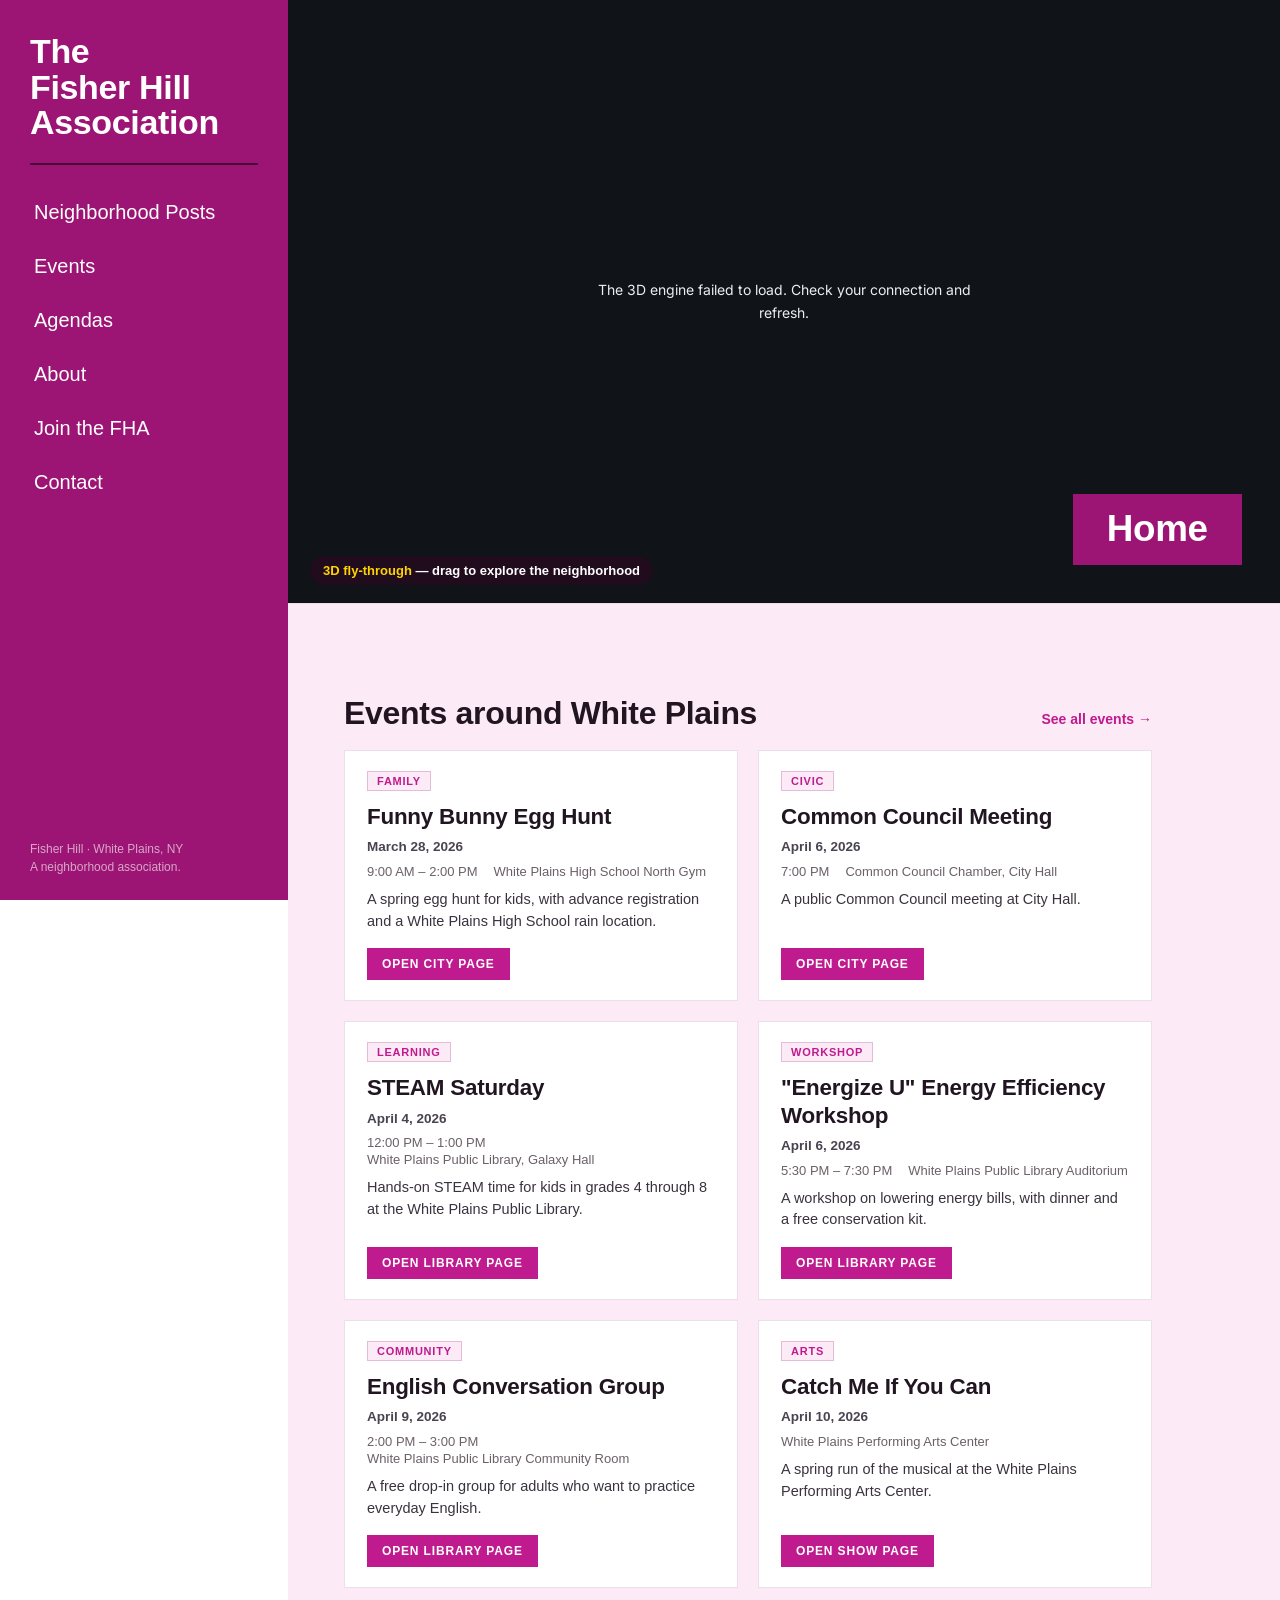
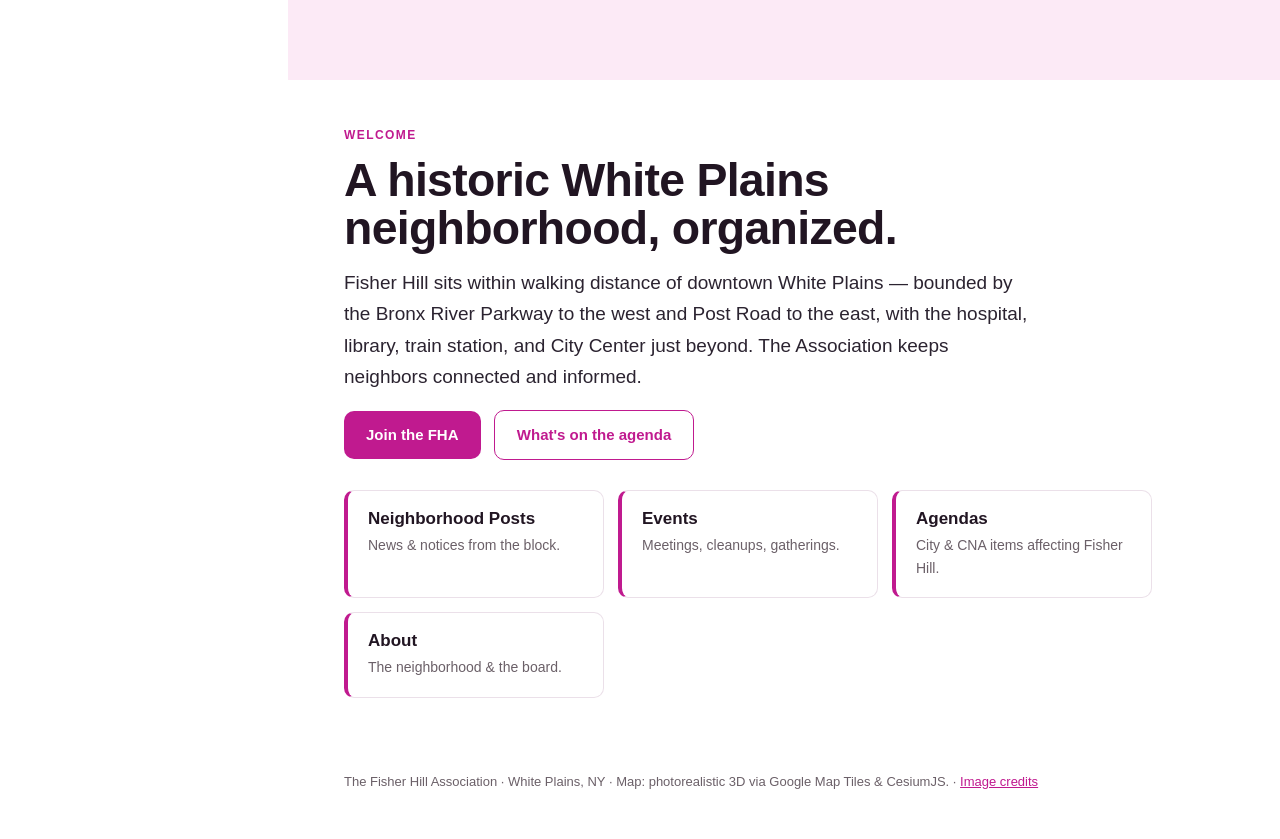
<file: index.html>
<!DOCTYPE html>
<html lang="en">
<head>
<meta charset="utf-8">
<meta name="viewport" content="width=device-width, initial-scale=1">
<title>The Fisher Hill Association — White Plains, NY</title>
<meta name="description" content="The Fisher Hill Association — neighborhood posts, events, agendas, and an interactive 3D map of Fisher Hill in White Plains, New York.">
<link rel="preconnect" href="https://fonts.googleapis.com">
<link rel="preconnect" href="https://fonts.gstatic.com" crossorigin>
<link href="https://fonts.googleapis.com/css2?family=Inter:wght@400;500;600;700&family=Inter+Tight:wght@600;700;800&display=swap" rel="stylesheet">
<link rel="stylesheet" href="styles.css">
</head>
<body>

<aside class="side">
  <a class="side-brand" href="index.html">The<br>Fisher&nbsp;Hill<br>Association</a>
  <div class="side-rule"></div>
  <nav class="side-nav" aria-label="Main">
    <a href="posts.html">Neighborhood Posts</a>
    <a href="events.html">Events</a>
    <a href="agendas.html">Agendas</a>
    <a href="about.html">About</a>
    <a href="join.html">Join the FHA</a>
    <a href="contact.html">Contact</a>
  </nav>
  <div class="side-foot">Fisher Hill · White Plains, NY<br>A neighborhood association.</div>
</aside>

<main class="main">

  <div class="hero">
    <iframe src="map.html" title="Interactive 3D map of Fisher Hill" loading="lazy" scrolling="no"></iframe>
    <span class="hero-chip"><b>3D fly-through</b> — drag to explore the neighborhood</span>
    <div class="page-hero-label">Home</div>
  </div>

  <section class="home-feed">
    <div class="wrap">
      <div class="feed-head">
        <h2>Events around White Plains</h2>
        <a class="feed-seeall" href="events.html">See all events →</a>
      </div>
      <div id="events-feed" data-limit="6"></div>
    </div>
  </section>

  <div class="wrap">
    <section>
      <p class="kicker">Welcome</p>
      <h1 class="title">A historic White Plains neighborhood, organized.</h1>
      <p class="lede">Fisher Hill sits within walking distance of downtown White Plains — bounded by the Bronx River Parkway to the west and Post Road to the east, with the hospital, library, train station, and City Center just beyond. The Association keeps neighbors connected and informed.</p>
      <p style="margin-top:18px"><a class="btn" href="join.html">Join the FHA</a> &nbsp; <a class="btn ghost" href="agendas.html">What's on the agenda</a></p>

      <div class="cards" style="margin-top:30px">
        <a class="card" href="posts.html"><h3>Neighborhood Posts</h3><p>News &amp; notices from the block.</p></a>
        <a class="card" href="events.html"><h3>Events</h3><p>Meetings, cleanups, gatherings.</p></a>
        <a class="card" href="agendas.html"><h3>Agendas</h3><p>City &amp; CNA items affecting Fisher Hill.</p></a>
        <a class="card" href="about.html"><h3>About</h3><p>The neighborhood &amp; the board.</p></a>
      </div>
    </section>

    <div class="foot">The Fisher Hill Association · White Plains, NY · Map: photorealistic 3D via Google Map Tiles &amp; CesiumJS. · <a href="credits.html">Image credits</a></div>
  </div>
</main>

<script src="feeds.js"></script>
</body>
</html>
</file>
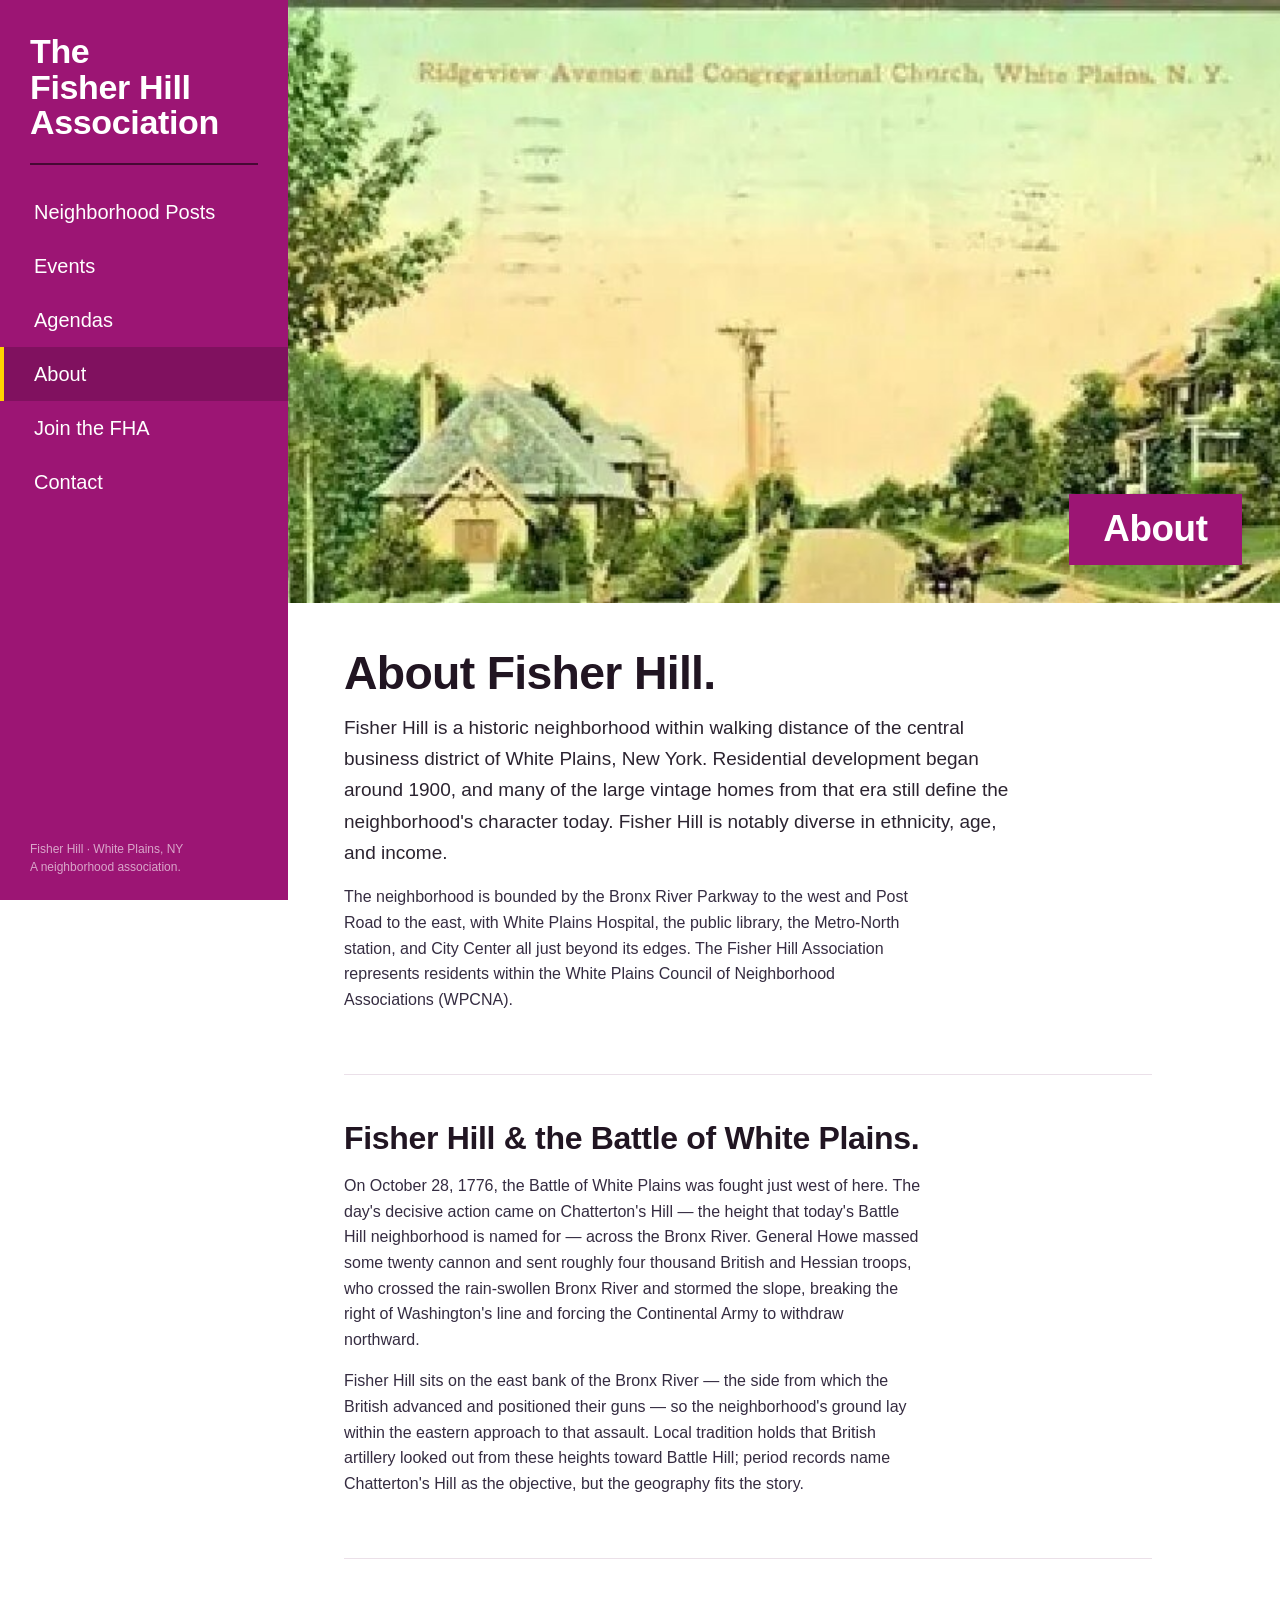
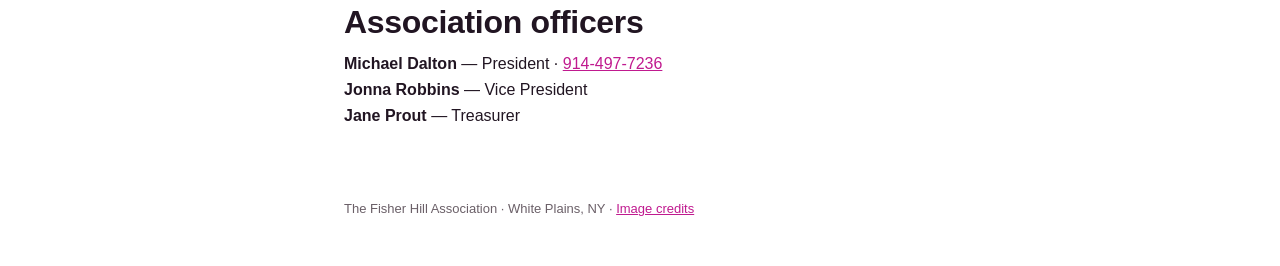
<file: about.html>
<!DOCTYPE html>
<html lang="en">
<head>
<meta charset="utf-8">
<meta name="viewport" content="width=device-width, initial-scale=1">
<title>About — The Fisher Hill Association</title>
<link rel="preconnect" href="https://fonts.googleapis.com">
<link rel="preconnect" href="https://fonts.gstatic.com" crossorigin>
<link href="https://fonts.googleapis.com/css2?family=Inter:wght@400;500;600;700&family=Inter+Tight:wght@600;700;800&display=swap" rel="stylesheet">
<link rel="stylesheet" href="styles.css">
</head>
<body>

<aside class="side">
  <a class="side-brand" href="index.html">The<br>Fisher&nbsp;Hill<br>Association</a>
  <div class="side-rule"></div>
  <nav class="side-nav" aria-label="Main">
    <a href="posts.html">Neighborhood Posts</a>
    <a href="events.html">Events</a>
    <a href="agendas.html">Agendas</a>
    <a href="about.html" class="active" aria-current="page">About</a>
    <a href="join.html">Join the FHA</a>
    <a href="contact.html">Contact</a>
  </nav>
  <div class="side-foot">Fisher Hill · White Plains, NY<br>A neighborhood association.</div>
</aside>

<main class="main">
  <div class="page-hero" style="background-image:url('assets/heroes/about.jpg?v=4')">
    <div class="page-hero-label">About</div>
  </div>
  <div class="wrap">
    <section>
      <h1 class="title">About Fisher Hill.</h1>
      <p class="lede">Fisher Hill is a historic neighborhood within walking distance of the central business district of White Plains, New York. Residential development began around 1900, and many of the large vintage homes from that era still define the neighborhood's character today. Fisher Hill is notably diverse in ethnicity, age, and income.</p>
      <p>The neighborhood is bounded by the Bronx River Parkway to the west and Post Road to the east, with White Plains Hospital, the public library, the Metro-North station, and City Center all just beyond its edges. The Fisher Hill Association represents residents within the White Plains Council of Neighborhood Associations (WPCNA).</p>
    </section>
    <section>
      <h2>Fisher Hill &amp; the Battle of White Plains.</h2>
      <p>On October 28, 1776, the Battle of White Plains was fought just west of here. The day's decisive action came on Chatterton's Hill — the height that today's Battle Hill neighborhood is named for — across the Bronx River. General Howe massed some twenty cannon and sent roughly four thousand British and Hessian troops, who crossed the rain-swollen Bronx River and stormed the slope, breaking the right of Washington's line and forcing the Continental Army to withdraw northward.</p>
      <p>Fisher Hill sits on the east bank of the Bronx River — the side from which the British advanced and positioned their guns — so the neighborhood's ground lay within the eastern approach to that assault. Local tradition holds that British artillery looked out from these heights toward Battle Hill; period records name Chatterton's Hill as the objective, but the geography fits the story.</p>
    </section>
    <section>
      <h2>Association officers</h2>
      <ul class="officers">
        <li><strong>Michael Dalton</strong> — President · <a href="tel:9144977236">914-497-7236</a></li>
        <li><strong>Jonna Robbins</strong> — Vice President</li>
        <li><strong>Jane Prout</strong> — Treasurer</li>
      </ul>
    </section>
    <div class="foot">The Fisher Hill Association · White Plains, NY · <a href="credits.html">Image credits</a></div>
  </div>
</main>

</body>
</html>
</file>
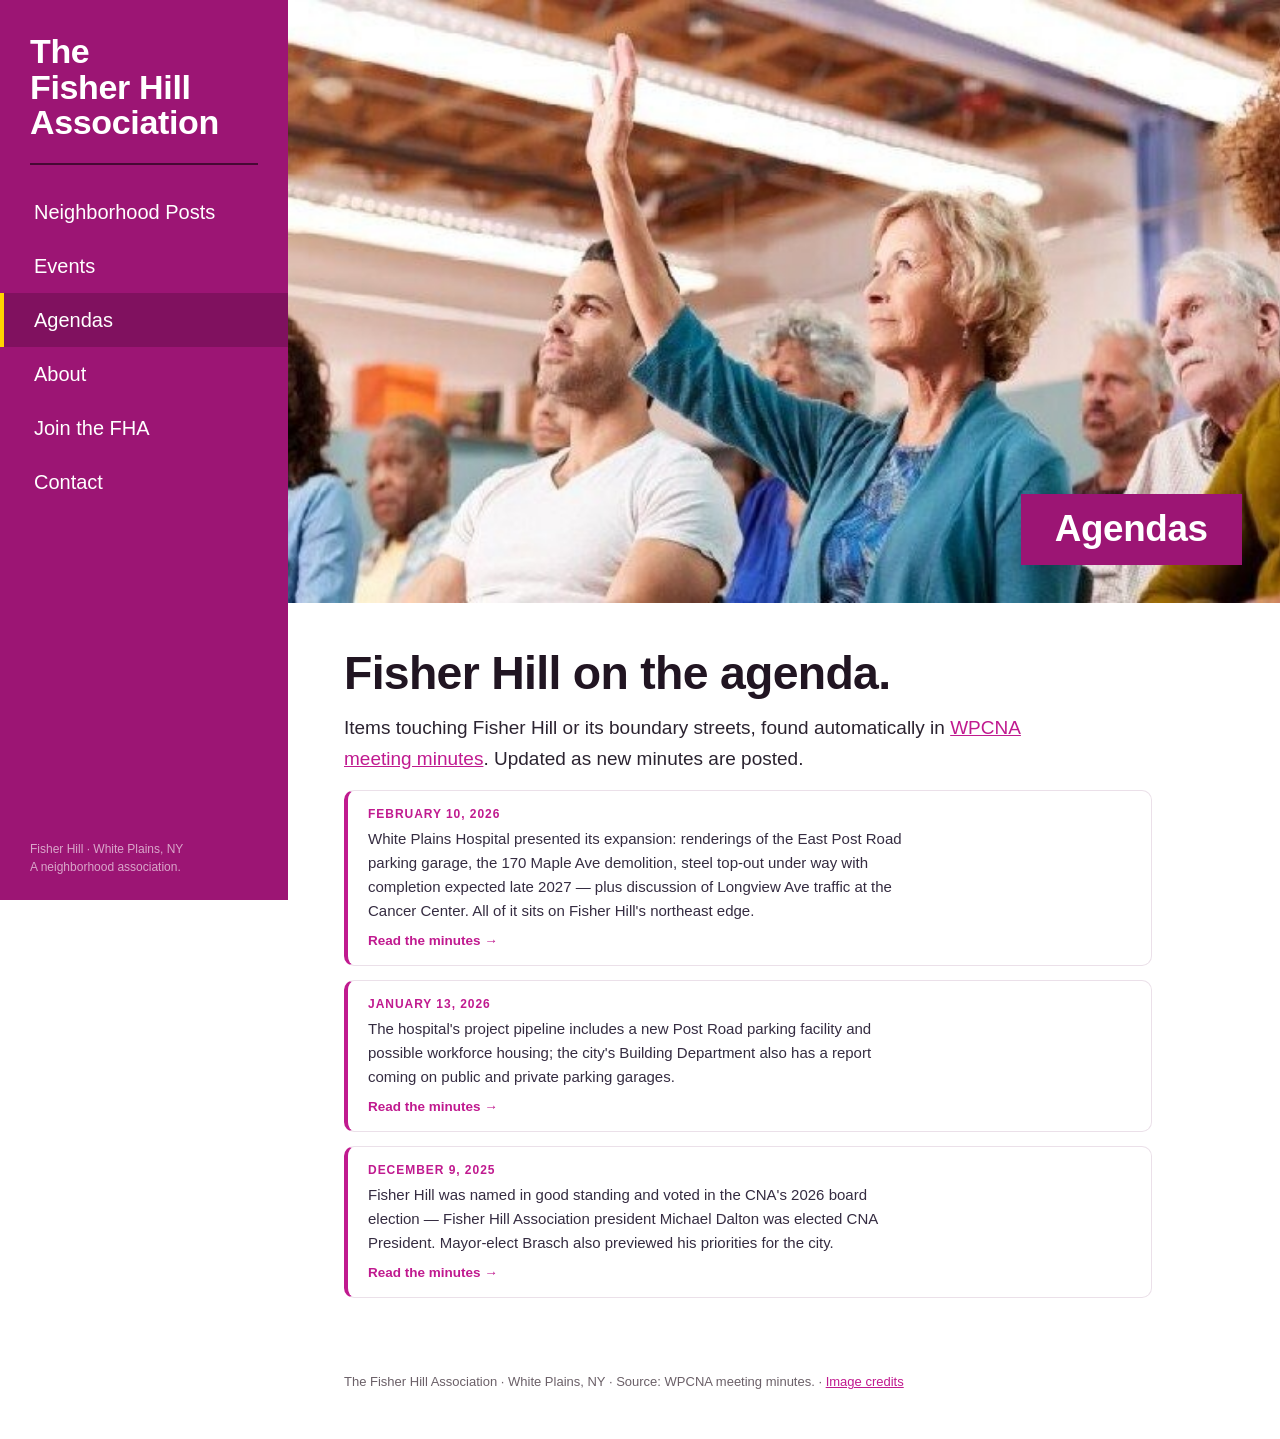
<file: agendas.html>
<!DOCTYPE html>
<html lang="en">
<head>
<meta charset="utf-8">
<meta name="viewport" content="width=device-width, initial-scale=1">
<title>Agendas — The Fisher Hill Association</title>
<link rel="preconnect" href="https://fonts.googleapis.com">
<link rel="preconnect" href="https://fonts.gstatic.com" crossorigin>
<link href="https://fonts.googleapis.com/css2?family=Inter:wght@400;500;600;700&family=Inter+Tight:wght@600;700;800&display=swap" rel="stylesheet">
<link rel="stylesheet" href="styles.css">
</head>
<body>

<aside class="side">
  <a class="side-brand" href="index.html">The<br>Fisher&nbsp;Hill<br>Association</a>
  <div class="side-rule"></div>
  <nav class="side-nav" aria-label="Main">
    <a href="posts.html">Neighborhood Posts</a>
    <a href="events.html">Events</a>
    <a href="agendas.html" class="active" aria-current="page">Agendas</a>
    <a href="about.html">About</a>
    <a href="join.html">Join the FHA</a>
    <a href="contact.html">Contact</a>
  </nav>
  <div class="side-foot">Fisher Hill · White Plains, NY<br>A neighborhood association.</div>
</aside>

<main class="main">
  <div class="page-hero" style="background-image:url('assets/heroes/agendas.jpg?v=4')">
    <div class="page-hero-label">Agendas</div>
  </div>
  <div class="wrap">
    <section>
      <h1 class="title">Fisher Hill on the agenda.</h1>
      <p class="lede">Items touching Fisher Hill or its boundary streets, found automatically in <a href="https://wp-cna.org/agendas" rel="external noopener">WPCNA meeting minutes</a>. Updated as new minutes are posted.</p>
      <ol class="mins" id="fha-mins"><li class="placeholder" id="fha-mins-empty">Loading recent mentions…</li></ol>
    </section>
    <div class="foot">The Fisher Hill Association · White Plains, NY · Source: WPCNA meeting minutes. · <a href="credits.html">Image credits</a></div>
  </div>
</main>

<script>
(function(){
  fetch("fisher-hill-mentions.json")
    .then(function(r){ return r.ok ? r.json() : null; })
    .then(function(data){
      var list = document.getElementById("fha-mins");
      var empty = document.getElementById("fha-mins-empty");
      if(!data || !Array.isArray(data.mentions) || !data.mentions.length){
        if(empty) empty.textContent = "No recent Fisher Hill mentions found.";
        return;
      }
      if(empty) empty.remove();
      data.mentions.forEach(function(m){
        var li = document.createElement("li");
        var d = document.createElement("span"); d.className = "min-date"; d.textContent = m.label || m.date || "";
        var p = document.createElement("p"); p.textContent = m.summary || "";
        li.appendChild(d); li.appendChild(p);
        if(m.pdf){ var a = document.createElement("a"); a.href = m.pdf; a.rel = "external noopener"; a.textContent = "Read the minutes →"; li.appendChild(a); }
        list.appendChild(li);
      });
    })
    .catch(function(){
      var empty = document.getElementById("fha-mins-empty");
      if(empty) empty.textContent = "Recent mentions are unavailable right now.";
    });
})();
</script>
</body>
</html>
</file>
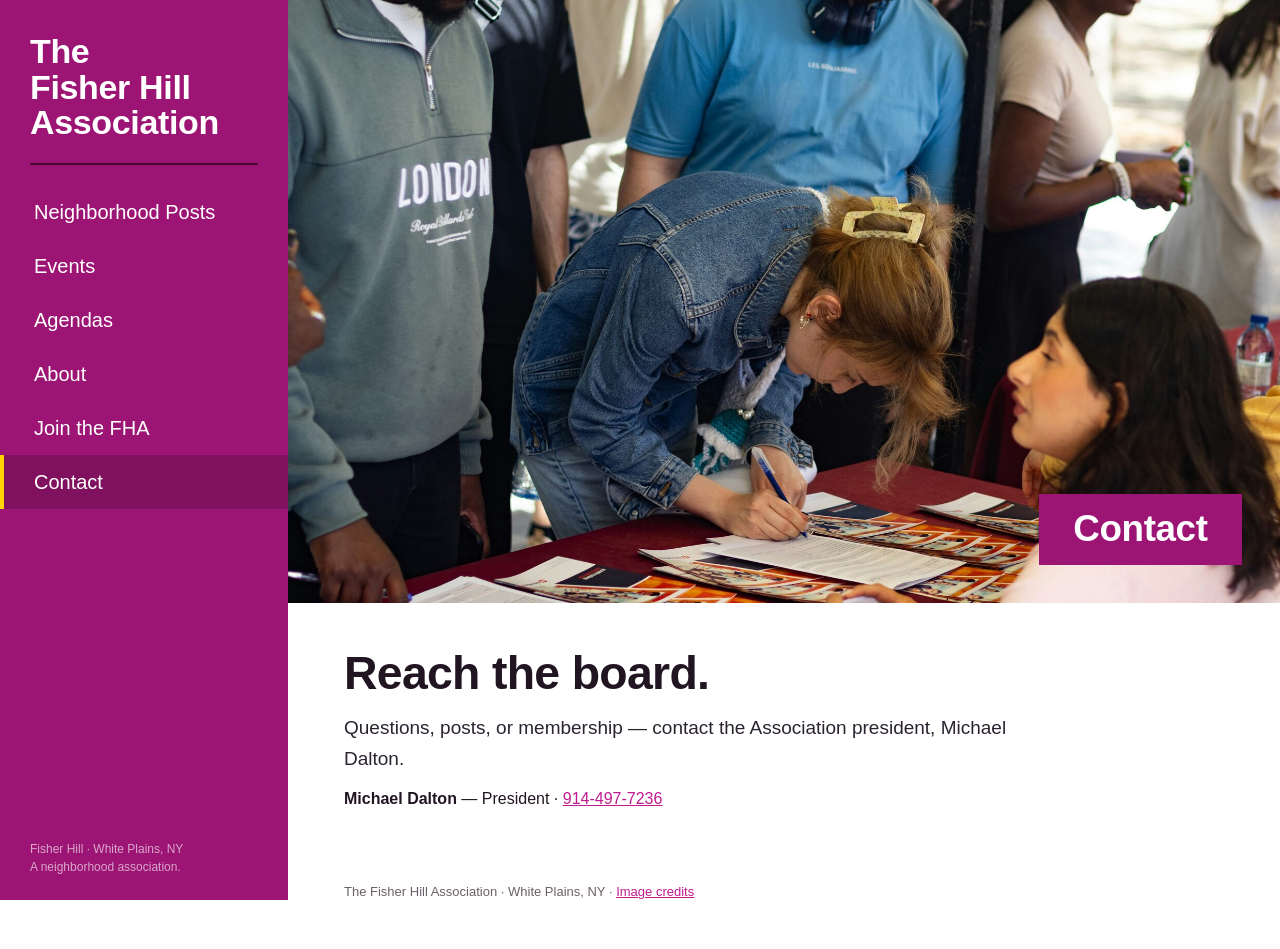
<file: contact.html>
<!DOCTYPE html>
<html lang="en">
<head>
<meta charset="utf-8">
<meta name="viewport" content="width=device-width, initial-scale=1">
<title>Contact — The Fisher Hill Association</title>
<link rel="preconnect" href="https://fonts.googleapis.com">
<link rel="preconnect" href="https://fonts.gstatic.com" crossorigin>
<link href="https://fonts.googleapis.com/css2?family=Inter:wght@400;500;600;700&family=Inter+Tight:wght@600;700;800&display=swap" rel="stylesheet">
<link rel="stylesheet" href="styles.css">
</head>
<body>

<aside class="side">
  <a class="side-brand" href="index.html">The<br>Fisher&nbsp;Hill<br>Association</a>
  <div class="side-rule"></div>
  <nav class="side-nav" aria-label="Main">
    <a href="posts.html">Neighborhood Posts</a>
    <a href="events.html">Events</a>
    <a href="agendas.html">Agendas</a>
    <a href="about.html">About</a>
    <a href="join.html">Join the FHA</a>
    <a href="contact.html" class="active" aria-current="page">Contact</a>
  </nav>
  <div class="side-foot">Fisher Hill · White Plains, NY<br>A neighborhood association.</div>
</aside>

<main class="main">
  <div class="page-hero" style="background-image:url('assets/heroes/contact.jpg')">
    <div class="page-hero-label">Contact</div>
  </div>
  <div class="wrap">
    <section>
      <h1 class="title">Reach the board.</h1>
      <p class="lede">Questions, posts, or membership — contact the Association president, Michael Dalton.</p>
      <ul class="officers">
        <li><strong>Michael Dalton</strong> — President · <a href="tel:9144977236">914-497-7236</a></li>
      </ul>
    </section>
    <div class="foot">The Fisher Hill Association · White Plains, NY · <a href="credits.html">Image credits</a></div>
  </div>
</main>

</body>
</html>
</file>
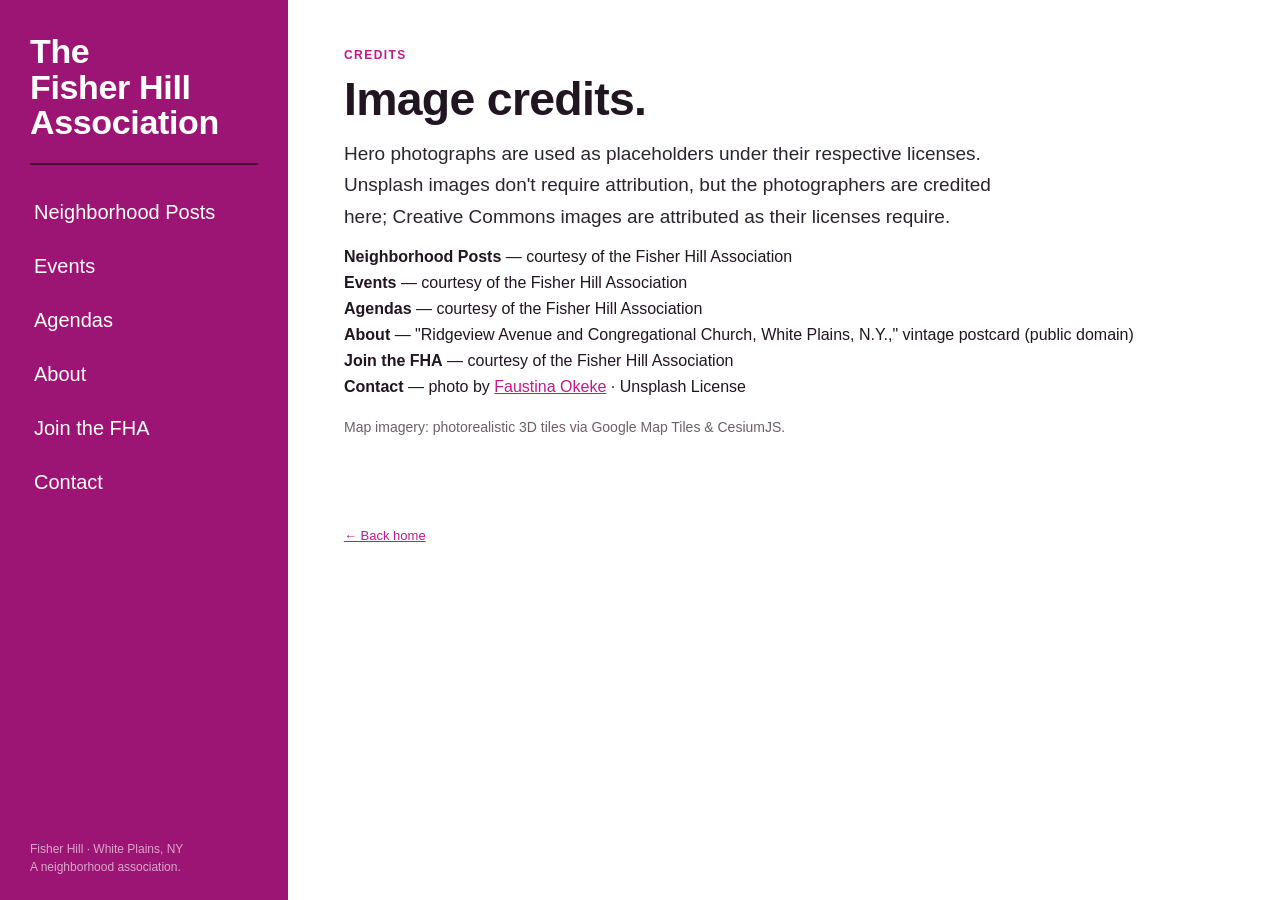
<file: credits.html>
<!DOCTYPE html>
<html lang="en">
<head>
<meta charset="utf-8">
<meta name="viewport" content="width=device-width, initial-scale=1">
<title>Image Credits — The Fisher Hill Association</title>
<link rel="preconnect" href="https://fonts.googleapis.com">
<link rel="preconnect" href="https://fonts.gstatic.com" crossorigin>
<link href="https://fonts.googleapis.com/css2?family=Inter:wght@400;500;600;700&family=Inter+Tight:wght@600;700;800&display=swap" rel="stylesheet">
<link rel="stylesheet" href="styles.css">
</head>
<body>

<aside class="side">
  <a class="side-brand" href="index.html">The<br>Fisher&nbsp;Hill<br>Association</a>
  <div class="side-rule"></div>
  <nav class="side-nav" aria-label="Main">
    <a href="posts.html">Neighborhood Posts</a>
    <a href="events.html">Events</a>
    <a href="agendas.html">Agendas</a>
    <a href="about.html">About</a>
    <a href="join.html">Join the FHA</a>
    <a href="contact.html">Contact</a>
  </nav>
  <div class="side-foot">Fisher Hill · White Plains, NY<br>A neighborhood association.</div>
</aside>

<main class="main">
  <div class="wrap">
    <section>
      <p class="kicker">Credits</p>
      <h1 class="title">Image credits.</h1>
      <p class="lede">Hero photographs are used as placeholders under their respective licenses. Unsplash images don't require attribution, but the photographers are credited here; Creative Commons images are attributed as their licenses require.</p>
      <ul class="officers">
        <li><strong>Neighborhood Posts</strong> — courtesy of the Fisher Hill Association</li>
        <li><strong>Events</strong> — courtesy of the Fisher Hill Association</li>
        <li><strong>Agendas</strong> — courtesy of the Fisher Hill Association</li>
        <li><strong>About</strong> — "Ridgeview Avenue and Congregational Church, White Plains, N.Y.," vintage postcard (public domain)</li>
        <li><strong>Join the FHA</strong> — courtesy of the Fisher Hill Association</li>
        <li><strong>Contact</strong> — photo by <a href="https://unsplash.com/photos/GXhRgYbRl50" rel="external noopener">Faustina Okeke</a> · Unsplash License</li>
      </ul>
      <p style="margin-top:20px; font-size:14px; color:var(--muted);">Map imagery: photorealistic 3D tiles via Google Map Tiles &amp; CesiumJS.</p>
    </section>
    <div class="foot"><a href="index.html">← Back home</a></div>
  </div>
</main>

</body>
</html>
</file>
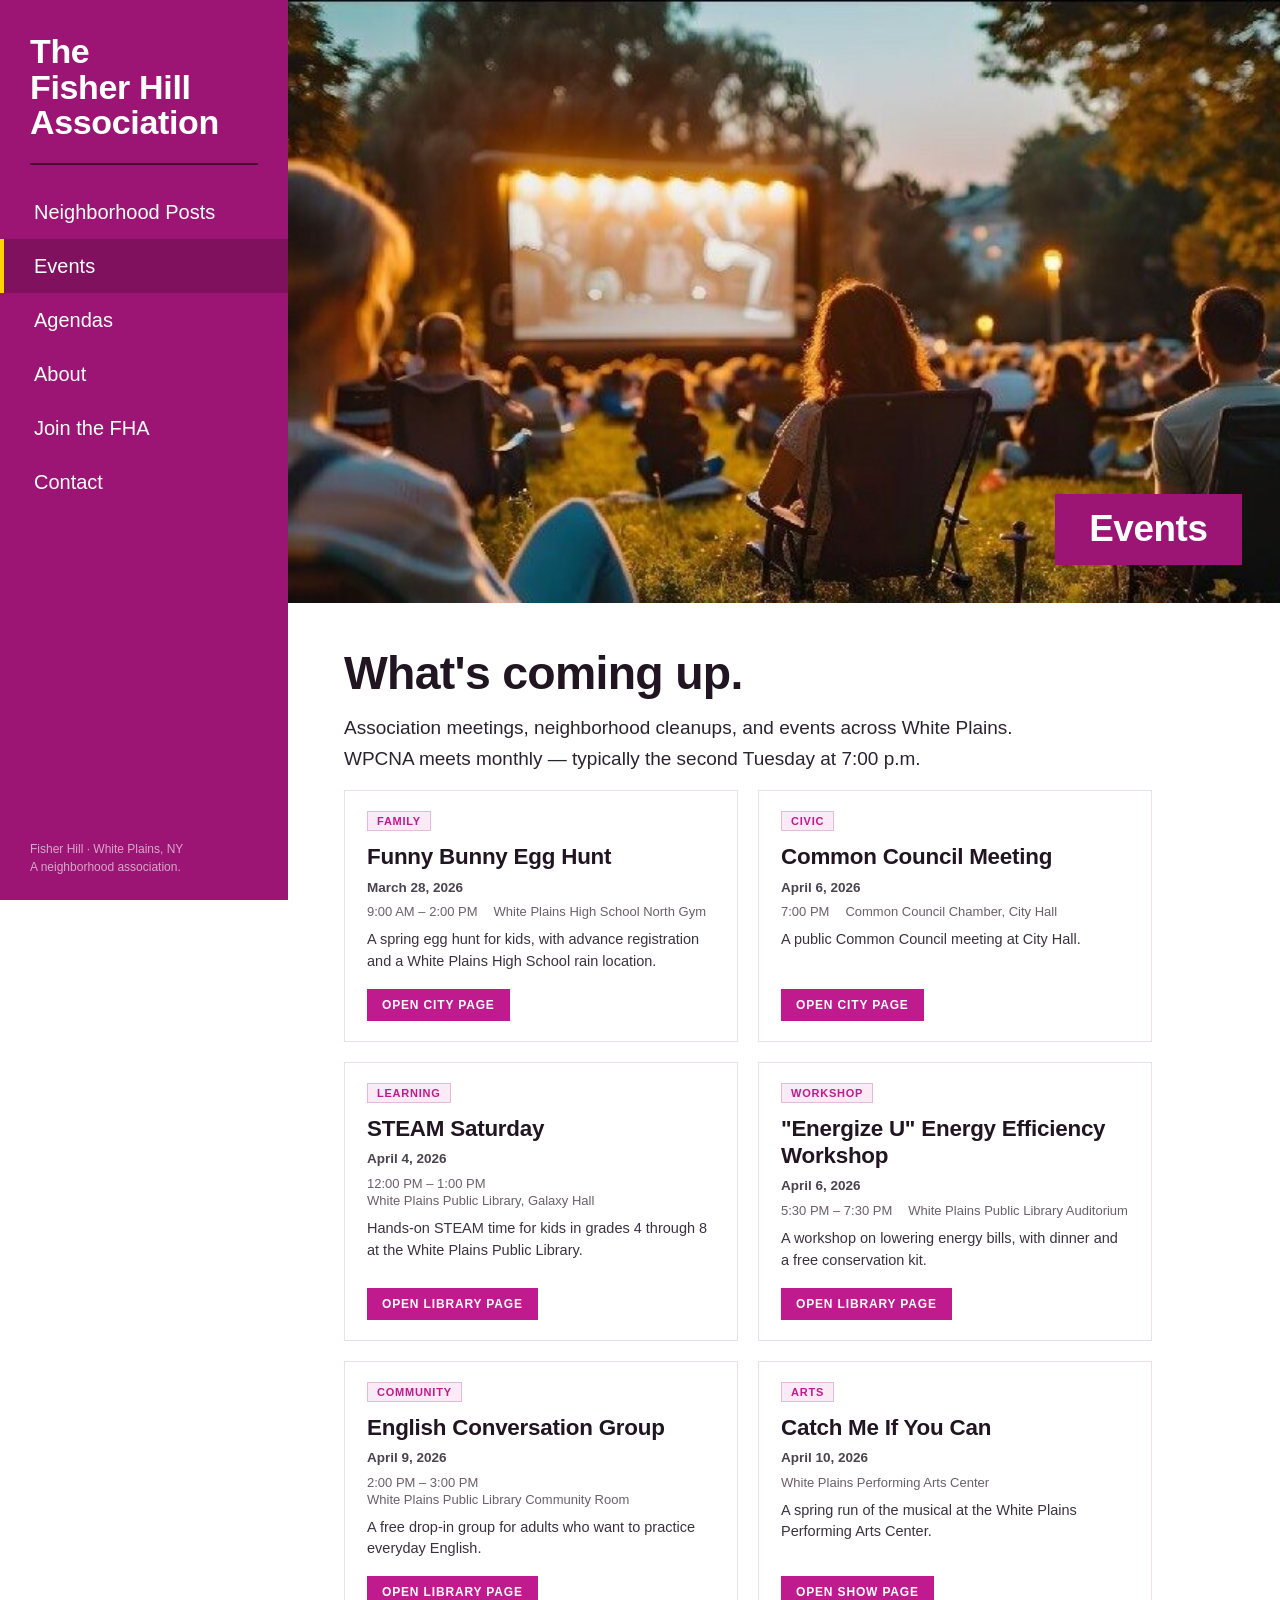
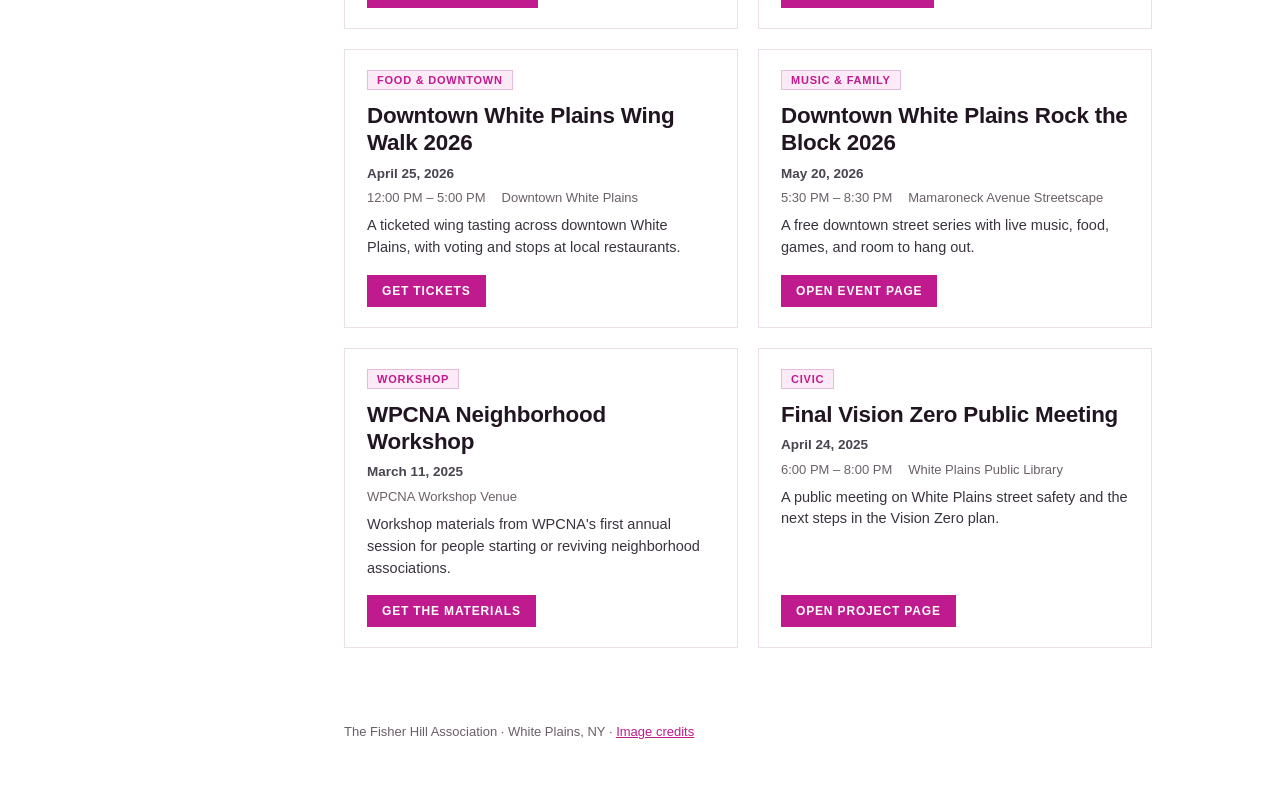
<file: events.html>
<!DOCTYPE html>
<html lang="en">
<head>
<meta charset="utf-8">
<meta name="viewport" content="width=device-width, initial-scale=1">
<title>Events — The Fisher Hill Association</title>
<link rel="preconnect" href="https://fonts.googleapis.com">
<link rel="preconnect" href="https://fonts.gstatic.com" crossorigin>
<link href="https://fonts.googleapis.com/css2?family=Inter:wght@400;500;600;700&family=Inter+Tight:wght@600;700;800&display=swap" rel="stylesheet">
<link rel="stylesheet" href="styles.css">
</head>
<body>

<aside class="side">
  <a class="side-brand" href="index.html">The<br>Fisher&nbsp;Hill<br>Association</a>
  <div class="side-rule"></div>
  <nav class="side-nav" aria-label="Main">
    <a href="posts.html">Neighborhood Posts</a>
    <a href="events.html" class="active" aria-current="page">Events</a>
    <a href="agendas.html">Agendas</a>
    <a href="about.html">About</a>
    <a href="join.html">Join the FHA</a>
    <a href="contact.html">Contact</a>
  </nav>
  <div class="side-foot">Fisher Hill · White Plains, NY<br>A neighborhood association.</div>
</aside>

<main class="main">
  <div class="page-hero" style="background-image:url('assets/heroes/events.jpg?v=4')">
    <div class="page-hero-label">Events</div>
  </div>
  <div class="wrap">
    <section>
      <h1 class="title">What's coming up.</h1>
      <p class="lede">Association meetings, neighborhood cleanups, and events across White Plains. WPCNA meets monthly — typically the second Tuesday at 7:00 p.m.</p>
      <div id="events-feed"></div>
    </section>
    <div class="foot">The Fisher Hill Association · White Plains, NY · <a href="credits.html">Image credits</a></div>
  </div>
</main>

<script src="feeds.js"></script>
</body>
</html>
</file>
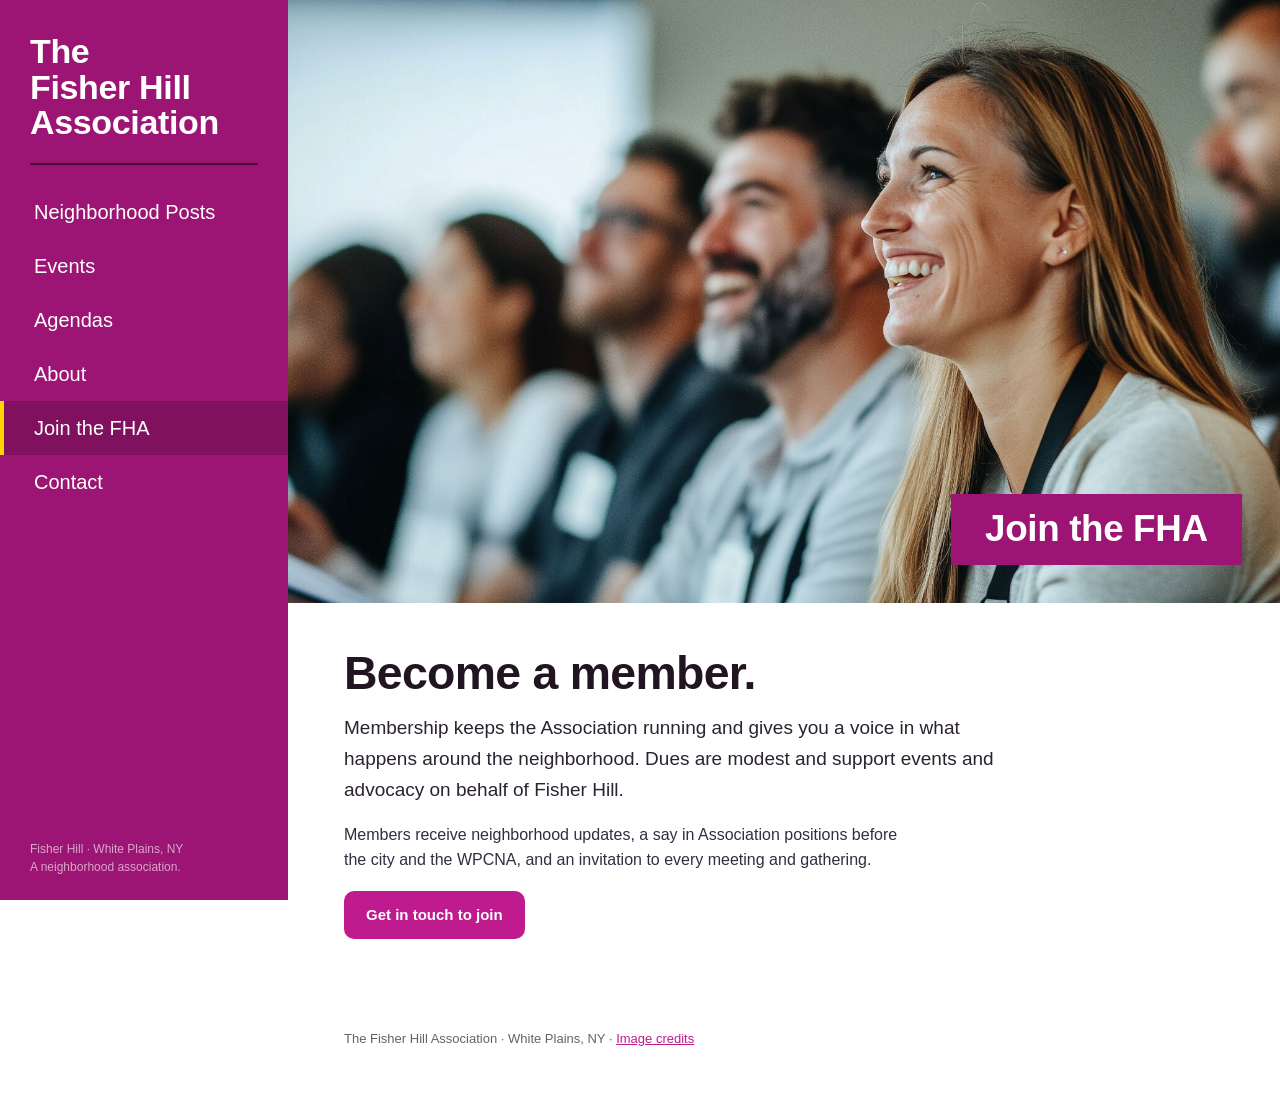
<file: join.html>
<!DOCTYPE html>
<html lang="en">
<head>
<meta charset="utf-8">
<meta name="viewport" content="width=device-width, initial-scale=1">
<title>Join the FHA — The Fisher Hill Association</title>
<link rel="preconnect" href="https://fonts.googleapis.com">
<link rel="preconnect" href="https://fonts.gstatic.com" crossorigin>
<link href="https://fonts.googleapis.com/css2?family=Inter:wght@400;500;600;700&family=Inter+Tight:wght@600;700;800&display=swap" rel="stylesheet">
<link rel="stylesheet" href="styles.css">
</head>
<body>

<aside class="side">
  <a class="side-brand" href="index.html">The<br>Fisher&nbsp;Hill<br>Association</a>
  <div class="side-rule"></div>
  <nav class="side-nav" aria-label="Main">
    <a href="posts.html">Neighborhood Posts</a>
    <a href="events.html">Events</a>
    <a href="agendas.html">Agendas</a>
    <a href="about.html">About</a>
    <a href="join.html" class="active" aria-current="page">Join the FHA</a>
    <a href="contact.html">Contact</a>
  </nav>
  <div class="side-foot">Fisher Hill · White Plains, NY<br>A neighborhood association.</div>
</aside>

<main class="main">
  <div class="page-hero" style="background-image:url('assets/heroes/join.jpg?v=4')">
    <div class="page-hero-label">Join the FHA</div>
  </div>
  <div class="wrap">
    <section>
      <h1 class="title">Become a member.</h1>
      <p class="lede">Membership keeps the Association running and gives you a voice in what happens around the neighborhood. Dues are modest and support events and advocacy on behalf of Fisher Hill.</p>
      <p>Members receive neighborhood updates, a say in Association positions before the city and the WPCNA, and an invitation to every meeting and gathering.</p>
      <p style="margin-top:18px"><a class="btn" href="contact.html">Get in touch to join</a></p>
    </section>
    <div class="foot">The Fisher Hill Association · White Plains, NY · <a href="credits.html">Image credits</a></div>
  </div>
</main>

</body>
</html>
</file>
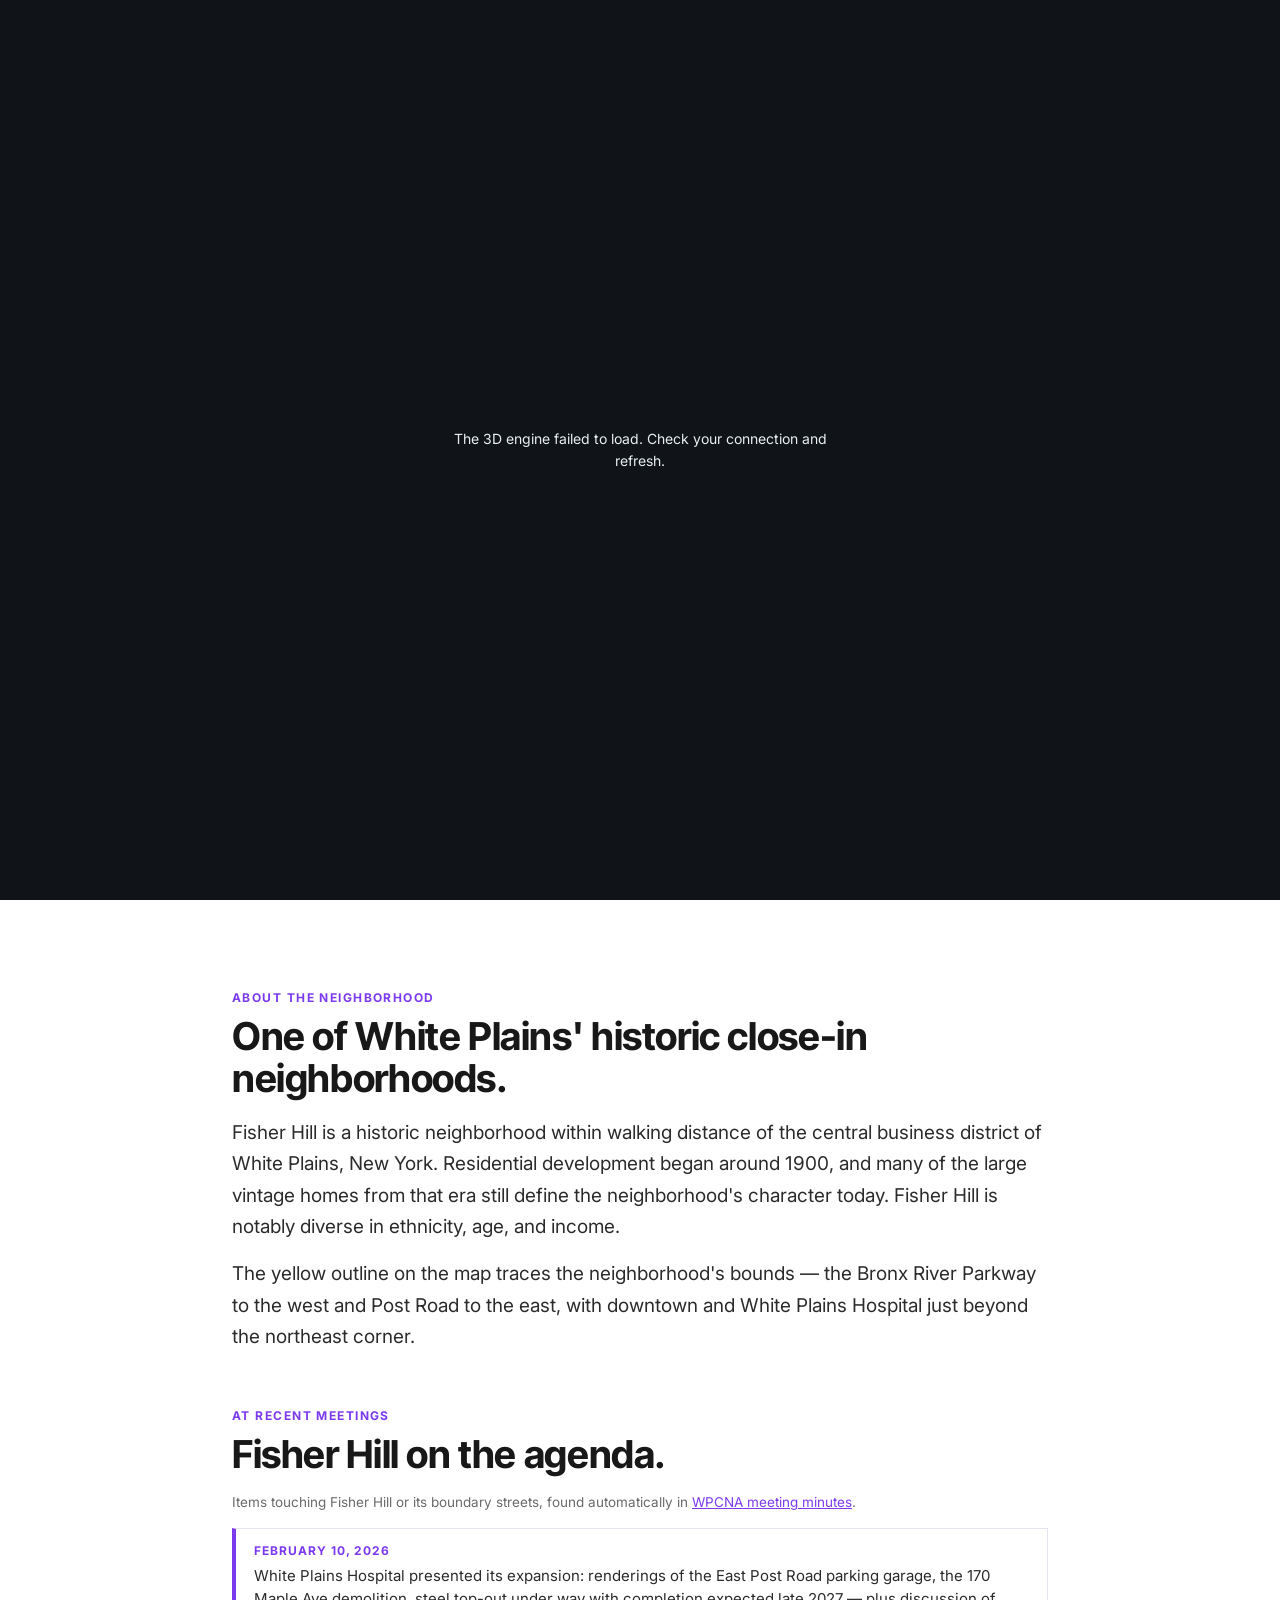
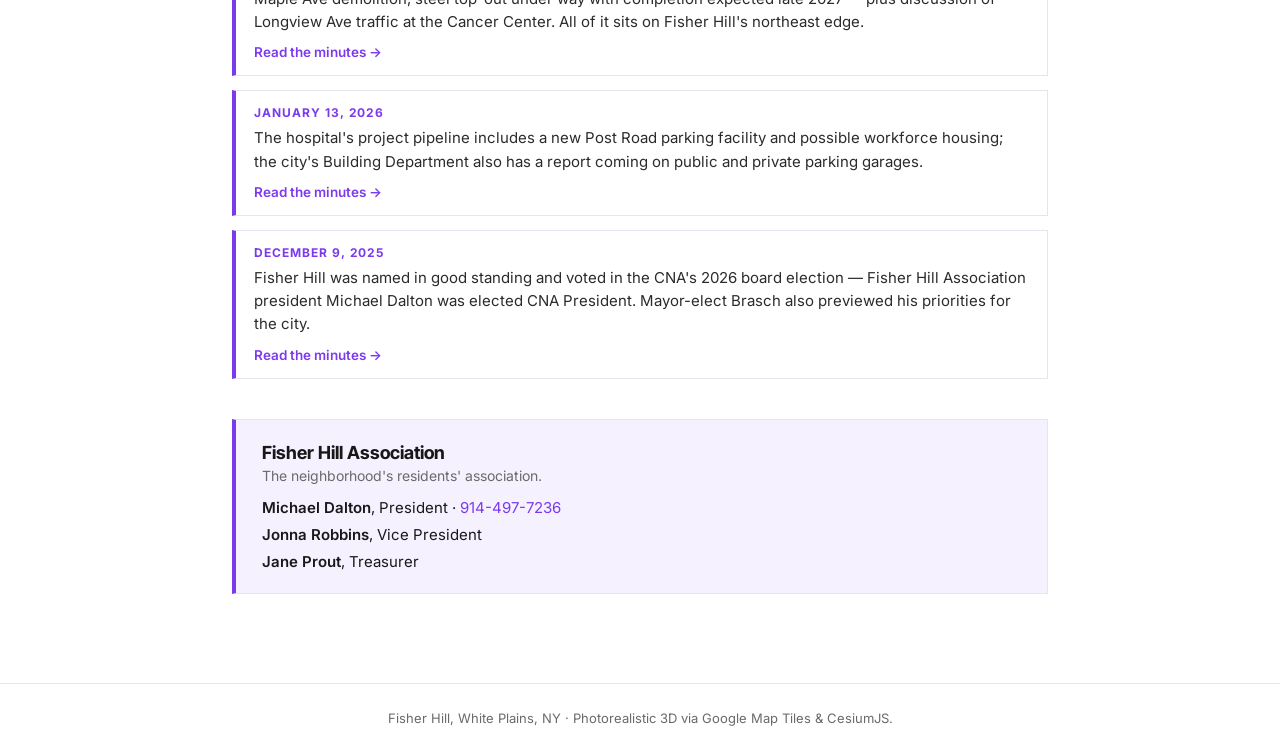
<file: map.html>
<!DOCTYPE html>
<html lang="en">
<head>
<meta charset="utf-8">
<meta name="viewport" content="width=device-width, initial-scale=1">
<title>Fisher Hill — White Plains, NY in 3D</title>
<meta name="description" content="An interactive, photorealistic 3D map of the Fisher Hill neighborhood in White Plains, New York.">
<link rel="preconnect" href="https://fonts.googleapis.com">
<link rel="preconnect" href="https://fonts.gstatic.com" crossorigin>
<link href="https://fonts.googleapis.com/css2?family=Inter:wght@400;500;600;700;800&family=Inter+Tight:wght@600;700;800&display=swap" rel="stylesheet">
<link rel="stylesheet" href="https://cesium.com/downloads/cesiumjs/releases/1.119/Build/Cesium/Widgets/widgets.css">
<style>
  :root{ --brand:#7c3aed; --ink:#181818; --muted:#6a6a6a; --line:#e7e3ef; --soft:#f5f1ff; }
  *{ box-sizing:border-box; }
  html,body{ margin:0; }
  body{ font-family:"Inter",system-ui,sans-serif; color:var(--ink); background:#fff; }

  /* HERO MAP */
  .fh-hero{ position:relative; width:100%; height:100vh; min-height:520px; background:#0b0d10; overflow:hidden; }
  #cesiumContainer{ position:absolute; inset:0; }
  #cesiumContainer .cesium-viewer, #cesiumContainer .cesium-widget, #cesiumContainer .cesium-widget canvas{ width:100%; height:100%; }
  .fh-scrim{ position:absolute; inset:0 0 auto 0; height:240px; background:linear-gradient(180deg, rgba(0,0,0,.55), rgba(0,0,0,0)); pointer-events:none; z-index:2; }

  .fh-lockup{ position:absolute; left:clamp(18px,4vw,56px); top:clamp(18px,4vw,48px); z-index:3; color:#fff; pointer-events:none;
    text-shadow:0 2px 20px rgba(0,0,0,.55),0 1px 2px rgba(0,0,0,.5); }
  .fh-eyebrow{ display:inline-block; background:var(--brand); color:#fff; font-family:"Inter Tight",sans-serif; font-weight:700;
    letter-spacing:.13em; text-transform:uppercase; font-size:clamp(10px,1.1vw,12px); padding:5px 11px; margin-bottom:12px; }
  .fh-title{ margin:0; font-family:"Inter Tight",sans-serif; font-weight:800; line-height:.92; font-size:clamp(2.6rem,8vw,6rem); letter-spacing:-.02em; }
  .fh-tag{ margin:10px 0 0; max-width:26ch; font-size:clamp(13px,1.4vw,17px); font-weight:500; color:#f2eee9; }

  .fh-hint{ position:absolute; right:clamp(14px,3vw,30px); bottom:clamp(40px,5vw,52px); z-index:3; margin:0; pointer-events:none;
    font-size:12px; font-weight:600; color:#fff; background:rgba(0,0,0,.42); padding:6px 11px; backdrop-filter:blur(3px); }
  .fh-nav{ position:absolute; right:clamp(14px,3vw,30px); bottom:clamp(74px,9vw,96px); z-index:4; display:flex; gap:6px; }
  .fh-nav button{ width:38px; height:38px; cursor:pointer; font-size:17px; line-height:1; color:#fff;
    background:rgba(0,0,0,.5); border:1px solid rgba(255,255,255,.28); border-radius:8px; backdrop-filter:blur(3px); }
  .fh-nav button:hover{ background:rgba(0,0,0,.72); }
  .fh-nav button:active{ background:var(--brand); border-color:var(--brand); }
  .fh-scroll{ position:absolute; left:50%; bottom:20px; transform:translateX(-50%); z-index:3; color:#fff; opacity:.85; font-size:11px;
    letter-spacing:.18em; text-transform:uppercase; pointer-events:none; }

  /* loading + fallback */
  .fh-loading{ position:absolute; inset:0; z-index:4; display:flex; gap:11px; align-items:center; justify-content:center;
    background:#0b0d10; color:#fff; font-size:14px; }
  .fh-loading[hidden]{ display:none; }
  .fh-spin{ width:18px; height:18px; border:2px solid rgba(255,255,255,.3); border-top-color:var(--brand); border-radius:50%;
    animation:fhspin .8s linear infinite; }
  @keyframes fhspin{ to{ transform:rotate(360deg); } }
  @media (prefers-reduced-motion:reduce){ .fh-spin{ animation:none; } }
  .fh-fallback{ position:absolute; inset:0; z-index:4; display:none; place-items:center; padding:24px; background:#101418; }
  .fh-fallback.show{ display:grid; }
  .fh-fallback div{ max-width:42ch; text-align:center; color:#e8eef2; font-size:14px; line-height:1.6; }
  .fh-fallback code{ background:rgba(255,255,255,.1); padding:1px 6px; border-radius:3px; font-family:ui-monospace,Menlo,monospace; }

  /* CONTENT */
  .fh-wrap{ max-width:880px; margin:0 auto; padding:clamp(48px,7vw,96px) clamp(20px,5vw,32px); }
  .fh-kicker{ color:var(--brand); font-weight:700; letter-spacing:.12em; text-transform:uppercase; font-size:12px; margin:0 0 10px; }
  .fh-h2{ font-family:"Inter Tight",sans-serif; font-weight:700; font-size:clamp(1.6rem,3.5vw,2.4rem); line-height:1.1; margin:0 0 18px; letter-spacing:-.01em; }
  .fh-lede{ font-size:clamp(16px,1.9vw,19px); line-height:1.65; color:#2b2b2b; margin:0 0 16px; }
  .fh-assoc{ margin-top:40px; border:1px solid var(--line); border-left:4px solid var(--brand); background:var(--soft); padding:22px 26px; }
  .fh-assoc h3{ margin:0 0 4px; font-family:"Inter Tight",sans-serif; font-size:18px; }
  .fh-assoc p{ margin:0 0 14px; color:var(--muted); font-size:14px; }
  .fh-assoc ul{ margin:0; padding:0; list-style:none; display:grid; gap:8px; }
  .fh-assoc li{ font-size:15px; } .fh-assoc li strong{ font-weight:600; }
  .fh-assoc a{ color:var(--brand); text-decoration:none; } .fh-assoc a:hover{ text-decoration:underline; }
  .fh-foot{ border-top:1px solid var(--line); padding:26px clamp(20px,5vw,32px); text-align:center; color:var(--muted); font-size:13px; }

  /* "At recent meetings" — rendered from fisher-hill-mentions.json */
  .fh-minutes{ margin-top:56px; }
  .fh-minnote{ font-size:13.5px; color:var(--muted); margin:0 0 18px; }
  .fh-minnote a{ color:var(--brand); }
  .fh-mins{ list-style:none; margin:0; padding:0; display:grid; gap:14px; }
  .fh-mins li{ border:1px solid var(--line); border-left:4px solid #7c3aed; background:#fff; padding:14px 18px; }
  .fh-min-date{ display:block; font-size:12px; font-weight:700; letter-spacing:.08em; text-transform:uppercase; color:#7c3aed; }
  .fh-mins p{ margin:6px 0 8px; font-size:15px; line-height:1.55; color:#2b2b2b; }
  .fh-mins a{ color:var(--brand); font-weight:600; font-size:13.5px; text-decoration:none; }
  .fh-mins a:hover{ text-decoration:underline; }

  /* Pointer-aware hint + mobile sizing */
  .fh-m{ display:none; }
  @media (pointer:coarse){ .fh-d{ display:none; } .fh-m{ display:inline; } }
  .fh-hero{ height:100dvh; min-height:440px; }
  .fh-nav button{ touch-action:manipulation; -webkit-user-select:none; user-select:none; }
  @media (max-width:640px){
    .fh-hint{ font-size:11px; max-width:74vw; }
    .fh-nav{ bottom:clamp(70px,16vw,96px); }
    .fh-nav button{ width:44px; height:44px; font-size:19px; }
    .fh-tag{ max-width:20ch; }
  }
  /* Embedded as a banner inside the FHA site: hide standalone-page chrome
     (title lockup, hint, scroll cue, top scrim) for a clean map strip. */
  .fh-lockup, .fh-hint, .fh-scroll, .fh-scrim{ display:none !important; }
</style>
</head>
<body>

<header class="fh-hero">
  <div id="cesiumContainer" role="application" aria-label="Interactive 3D map of Fisher Hill"></div>
  <div class="fh-scrim" aria-hidden="true"></div>

  <div class="fh-lockup">
    <span class="fh-eyebrow">Fisher Hill Association · White Plains, NY</span>
    <h1 class="fh-title">Fisher&nbsp;Hill</h1>
    <p class="fh-tag">A historic neighborhood, in photorealistic 3D — the Bronx River to downtown.</p>
  </div>

  <p class="fh-hint" aria-hidden="true"><span class="fh-d">Left-drag rotates · right-drag (or ⇧-drag) pans · scroll zooms</span><span class="fh-m">Drag to pan · pinch to zoom · buttons to rotate &amp; tilt</span></p>
  <div class="fh-nav" role="group" aria-label="Map controls">
    <button data-act="rot-l" type="button" aria-label="Rotate left">↺</button>
    <button data-act="rot-r" type="button" aria-label="Rotate right">↻</button>
    <button data-act="tilt-u" type="button" aria-label="Tilt up">▴</button>
    <button data-act="tilt-d" type="button" aria-label="Tilt down">▾</button>
    <button id="fh-recenter" type="button" aria-label="Recenter the view">◎</button>
  </div>
  <span class="fh-scroll" aria-hidden="true">scroll ↓</span>

  <div class="fh-loading" id="fh-loading"><span class="fh-spin" aria-hidden="true"></span><span>Loading the 3D map…</span></div>
  <div class="fh-fallback" id="fh-fallback"><div id="fh-fallback-msg"></div></div>
</header>

<main class="fh-wrap">
  <p class="fh-kicker">About the neighborhood</p>
  <h2 class="fh-h2">One of White Plains' historic close-in neighborhoods.</h2>
  <p class="fh-lede">Fisher Hill is a historic neighborhood within walking distance of the central business district of White Plains, New York. Residential development began around 1900, and many of the large vintage homes from that era still define the neighborhood's character today. Fisher Hill is notably diverse in ethnicity, age, and income.</p>
  <p class="fh-lede">The yellow outline on the map traces the neighborhood's bounds — the Bronx River Parkway to the west and Post Road to the east, with downtown and White Plains Hospital just beyond the northeast corner.</p>

  <section class="fh-minutes" id="fh-minutes" hidden>
    <p class="fh-kicker">At recent meetings</p>
    <h2 class="fh-h2">Fisher Hill on the agenda.</h2>
    <p class="fh-minnote">Items touching Fisher Hill or its boundary streets, found automatically in <a href="https://wp-cna.org/agendas" rel="external noopener">WPCNA meeting minutes</a>.</p>
    <ol class="fh-mins" id="fh-mins"></ol>
  </section>

  <div class="fh-assoc">
    <h3>Fisher Hill Association</h3>
    <p>The neighborhood's residents' association.</p>
    <ul>
      <li><strong>Michael Dalton</strong>, President · <a href="tel:9144977236">914-497-7236</a></li>
      <li><strong>Jonna Robbins</strong>, Vice President</li>
      <li><strong>Jane Prout</strong>, Treasurer</li>
    </ul>
  </div>
</main>

<footer class="fh-foot">
  Fisher Hill, White Plains, NY · Photorealistic 3D via Google Map Tiles &amp; CesiumJS.
</footer>

<script src="https://cesium.com/downloads/cesiumjs/releases/1.119/Build/Cesium/Cesium.js"></script>
<script>
/* ───────────────────────────────────────────────────────────────────────────
   PASTE YOUR GOOGLE MAPS API KEY BETWEEN THE QUOTES BELOW.
   It must be a browser key restricted to the Map Tiles API, with an HTTP-referrer
   restriction that includes wherever this page is hosted
   (e.g. https://never-nude.github.io/* ) plus http://localhost:8080/* for local tests.
   ─────────────────────────────────────────────────────────────────────────── */
const GOOGLE_MAPS_API_KEY = "AIzaSyBbt1tLWE9t_VGmGba_zInHC_yx_3LwUjI";

/* Fisher Hill boundary (lng, lat) — verified against landmark anchors in Google Earth. */
const FH_BOUNDARY = [
  [-73.774416,41.023480],[-73.771133,41.025455],[-73.771697,41.028114],[-73.774277,41.027527],
  [-73.774717,41.027563],[-73.775141,41.027717],[-73.775731,41.028332],[-73.777463,41.027292],
  [-73.778472,41.026709],[-73.779411,41.025884],[-73.778477,41.025208],[-73.778354,41.025123],
  [-73.781503,41.022282],[-73.781975,41.022104],[-73.782645,41.022011],[-73.782994,41.021849],
  [-73.783273,41.021533],[-73.783751,41.020894],[-73.781379,41.019837],[-73.781975,41.019109],
  [-73.781143,41.018736],[-73.781723,41.018008],[-73.780022,41.017235],[-73.780478,41.016640],
  [-73.778413,41.015689],[-73.776610,41.018959]
];

/* Default hero camera (derived from a confirmed Google Earth framing). */
const CAM = { lat:41.0223, lng:-73.7805, height:230, heading:49, pitch:-14 };  // from 10 Ridgeview Ave, looking NE across Fisher Hill to City Center
const BRAND = "#7c3aed";

(function(){
  const loadingEl = document.getElementById("fh-loading");
  const fbEl = document.getElementById("fh-fallback");
  const fbMsg = document.getElementById("fh-fallback-msg");
  function fail(msg){
    if(loadingEl) loadingEl.hidden = true;
    fbMsg.innerHTML = msg;
    fbEl.classList.add("show");
  }
  if(typeof Cesium === "undefined"){ fail("The 3D engine failed to load. Check your connection and refresh."); return; }
  if(!GOOGLE_MAPS_API_KEY){
    fail("Add your Google Maps API key in <code>index.html</code> (the <code>GOOGLE_MAPS_API_KEY</code> line) to load the map. It also needs to be served from an allowed domain — see the key's referrer restrictions.");
    return;
  }

  try { Cesium.Ion.defaultAccessToken = ""; } catch(e){}
  let viewer;
  try {
    viewer = new Cesium.Viewer("cesiumContainer", {
      globe:false, baseLayer:false, baseLayerPicker:false, geocoder:false, homeButton:false,
      sceneModePicker:false, navigationHelpButton:false, animation:false, timeline:false,
      fullscreenButton:false, infoBox:false, selectionIndicator:false
    });
  } catch(e){ fail("The map renderer could not start."); return; }

  const scene = viewer.scene;
  if(scene.globe) scene.globe.show = false;
  scene.skyAtmosphere.show = true;

  /* Controls.  Mouse: left-drag rotates, right-drag pans, wheel zooms.
     Trackpad: drag rotates, Shift-drag pans, scroll zooms.
     Touch: one-finger drag pans, pinch zooms, on-screen buttons rotate/tilt. */
  const ctrl = scene.screenSpaceCameraController;
  ctrl.enableRotate = true;
  ctrl.enableTranslate = false;
  ctrl.enableZoom = true;
  ctrl.enableTilt = false;
  ctrl.enableLook = false;
  ctrl.zoomEventTypes = [ Cesium.CameraEventType.WHEEL, Cesium.CameraEventType.PINCH ];
  var isTouch = !!(window.matchMedia && window.matchMedia("(pointer: coarse)").matches);
  // Pan = Cesium's native navigation: right-drag + Shift-left-drag on desktop, one-finger drag on touch.
  ctrl.rotateEventTypes = isTouch
    ? [ Cesium.CameraEventType.LEFT_DRAG ]
    : [ Cesium.CameraEventType.RIGHT_DRAG, { eventType: Cesium.CameraEventType.LEFT_DRAG, modifier: Cesium.KeyboardEventModifier.SHIFT } ];

  // Centre we rotate/tilt around (the neighborhood) — used by the on-screen buttons and keys.
  const ORBIT_CENTER = Cesium.Cartesian3.fromDegrees(-73.7787, 41.0228, 50);
  const MIN_PITCH = Cesium.Math.toRadians(-85), MAX_PITCH = Cesium.Math.toRadians(-6);

  // Press "c" to copy the current camera as the default CAM config (for tuning the hero view).
  document.addEventListener("keydown", function(e){
    if((e.key === "c" || e.key === "C") && !e.metaKey && !e.ctrlKey){
      var cg = viewer.camera.positionCartographic;
      var cfg = "const CAM = { lat:" + Cesium.Math.toDegrees(cg.latitude).toFixed(5) +
        ", lng:" + Cesium.Math.toDegrees(cg.longitude).toFixed(5) +
        ", height:" + Math.round(cg.height) +
        ", heading:" + Cesium.Math.toDegrees(viewer.camera.heading).toFixed(1) +
        ", pitch:" + Cesium.Math.toDegrees(viewer.camera.pitch).toFixed(1) + " };";
      if(navigator.clipboard) navigator.clipboard.writeText(cfg);
      if(window.console) console.log("Copied → " + cfg);
    }
  });

  function setDefaultView(){
    viewer.camera.setView({
      destination: Cesium.Cartesian3.fromDegrees(CAM.lng, CAM.lat, CAM.height),
      orientation: { heading: Cesium.Math.toRadians(CAM.heading), pitch: Cesium.Math.toRadians(CAM.pitch), roll:0 }
    });
  }
  setDefaultView();

  // Recenter button.
  var recenterBtn = document.getElementById("fh-recenter");
  if(recenterBtn) recenterBtn.addEventListener("click", function(){ setDefaultView(); scene.requestRender(); });

  // Orbit/rotate around the neighborhood centre.
  function orbitBy(dh, dp){
    viewer.camera.lookAtTransform(Cesium.Transforms.eastNorthUpToFixedFrame(ORBIT_CENTER));
    var range = Cesium.Cartesian3.magnitude(viewer.camera.position);
    var heading = viewer.camera.heading + dh;
    var pitch = Cesium.Math.clamp(viewer.camera.pitch + dp, MIN_PITCH, MAX_PITCH);
    viewer.camera.lookAt(ORBIT_CENTER, new Cesium.HeadingPitchRange(heading, pitch, range));
    viewer.camera.lookAtTransform(Cesium.Matrix4.IDENTITY);
  }
  // Orbit (rotate + tilt) on LEFT-drag — desktop/trackpad only; touch pans on drag and uses buttons.
  // Drag sideways = rotate, up/down = tilt. Shift held = let native pan take the drag instead.
  var shiftHeld = false, sDrag = false, sX = 0, sY = 0;
  window.addEventListener("keydown", function(e){ if(e.key === "Shift") shiftHeld = true; });
  window.addEventListener("keyup",   function(e){ if(e.key === "Shift") shiftHeld = false; });
  scene.canvas.addEventListener("contextmenu", function(e){ e.preventDefault(); });
  if(!isTouch){
    var dragH = new Cesium.ScreenSpaceEventHandler(scene.canvas);
    dragH.setInputAction(function(e){ if(!shiftHeld){ sDrag = true; sX = e.position.x; sY = e.position.y; } }, Cesium.ScreenSpaceEventType.LEFT_DOWN);
    dragH.setInputAction(function(){ sDrag = false; }, Cesium.ScreenSpaceEventType.LEFT_UP);
    dragH.setInputAction(function(e){
      if(!sDrag || shiftHeld) return;
      var dx = e.endPosition.x - sX, dy = e.endPosition.y - sY;
      sX = e.endPosition.x; sY = e.endPosition.y;
      orbitBy(dx * 0.005, -dy * 0.005);
      scene.requestRender();
    }, Cesium.ScreenSpaceEventType.MOUSE_MOVE);
  }

  // On-screen rotate / tilt buttons (click or hold).
  function bindHold(sel, fn){
    var el = document.querySelector(sel); if(!el) return;
    var timer = null;
    function start(ev){ ev.preventDefault(); if(timer) return; fn(); scene.requestRender(); timer = setInterval(function(){ fn(); scene.requestRender(); }, 45); }
    function stop(){ if(timer){ clearInterval(timer); timer = null; } }
    el.addEventListener("mousedown", start);
    el.addEventListener("touchstart", start, { passive:false });
    ["mouseup","mouseleave","touchend","touchcancel"].forEach(function(ev){ el.addEventListener(ev, stop); });
  }
  var STEP = Cesium.Math.toRadians(2);
  bindHold('[data-act="rot-l"]',  function(){ orbitBy( STEP, 0); });
  bindHold('[data-act="rot-r"]',  function(){ orbitBy(-STEP, 0); });
  bindHold('[data-act="tilt-u"]', function(){ orbitBy(0,  STEP); });
  bindHold('[data-act="tilt-d"]', function(){ orbitBy(0, -STEP); });

  function loadTiles(){
    const fn = Cesium.createGooglePhotorealistic3DTileset;
    try { return Promise.resolve(fn(GOOGLE_MAPS_API_KEY)).catch(function(){ return fn({ key: GOOGLE_MAPS_API_KEY }); }); }
    catch(e){ return Promise.resolve(fn({ key: GOOGLE_MAPS_API_KEY })); }
  }

  loadTiles().then(function(tileset){
    scene.primitives.add(tileset);
    setDefaultView();
    if(loadingEl) loadingEl.hidden = true;

    const flat = [];
    FH_BOUNDARY.forEach(function(c){ flat.push(c[0], c[1]); });
    const positions = Cesium.Cartesian3.fromDegreesArray(flat);
    const lineColor = Cesium.Color.fromCssColorString("#ffd400");    // yellow boundary outline
    const markerColor = Cesium.Color.fromCssColorString("#ffd400");  // gold landmark dots — match the boundary
    // No fill overlay — outline only, so the real neighborhood stays fully visible.
    viewer.entities.add({ polyline:{ positions:positions.concat([positions[0]]), width:5, material:lineColor,
      clampToGround:true, classificationType:Cesium.ClassificationType.CESIUM_3D_TILE } });

    // Nearby landmarks — show Fisher Hill's proximity to them.
    const LANDMARKS = [
      { name:"White Plains Hospital",     lat:41.02583, lng:-73.76931 },
      { name:"Metro-North Station",       lat:41.03360, lng:-73.77010 },
      { name:"White Plains Public Library", lat:41.03035, lng:-73.76998 },
      { name:"City Hall",                 lat:41.03333, lng:-73.76555 },
      { name:"Westchester County Center", lat:41.03694, lng:-73.77861 },
      { name:"Post Road School",          lat:41.02031, lng:-73.77419 }
    ];
    LANDMARKS.forEach(function(L){
      viewer.entities.add({
        position: Cesium.Cartesian3.fromDegrees(L.lng, L.lat),
        point: { pixelSize:9, color:markerColor, outlineColor:Cesium.Color.WHITE, outlineWidth:2,
                 disableDepthTestDistance:Number.POSITIVE_INFINITY },
        label: { text:L.name, font:'600 13px Inter, "Helvetica Neue", sans-serif',
                 fillColor:Cesium.Color.WHITE, showBackground:true,
                 backgroundColor:Cesium.Color.fromCssColorString("#241a3a").withAlpha(0.82),
                 backgroundPadding:new Cesium.Cartesian2(7,4),
                 verticalOrigin:Cesium.VerticalOrigin.BOTTOM,
                 pixelOffset:new Cesium.Cartesian2(0,-12),
                 disableDepthTestDistance:Number.POSITIVE_INFINITY,
                 scaleByDistance:new Cesium.NearFarScalar(800, 1.0, 9000, 0.55) } });
    });
    scene.requestRender();
  }).catch(function(err){
    if(window.console) console.error("Fisher Hill 3D map:", err);
    try { viewer.destroy(); } catch(e){}
    fail("The map tiles could not load. Make sure billing is on, the Map Tiles API is enabled, and this page's address is allowed in the key's referrer restrictions.");
  });
})();

/* "At recent meetings" — render fisher-hill-mentions.json if present.
   Independent of the map; if the fetch fails the section simply stays hidden. */
(function(){
  fetch("fisher-hill-mentions.json")
    .then(function(r){ return r.ok ? r.json() : null; })
    .then(function(data){
      if(!data || !Array.isArray(data.mentions) || !data.mentions.length) return;
      var list = document.getElementById("fh-mins");
      data.mentions.slice(0, 6).forEach(function(m){
        var li = document.createElement("li");
        var date = document.createElement("span");
        date.className = "fh-min-date";
        date.textContent = m.label || m.date || "";
        var p = document.createElement("p");
        p.textContent = m.summary || "";
        li.appendChild(date);
        li.appendChild(p);
        if(m.pdf){
          var a = document.createElement("a");
          a.href = m.pdf;
          a.rel = "external noopener";
          a.textContent = "Read the minutes →";
          li.appendChild(a);
        }
        list.appendChild(li);
      });
      document.getElementById("fh-minutes").hidden = false;
    })
    .catch(function(){ /* leave hidden */ });
})();
</script>
</body>
</html>
</file>
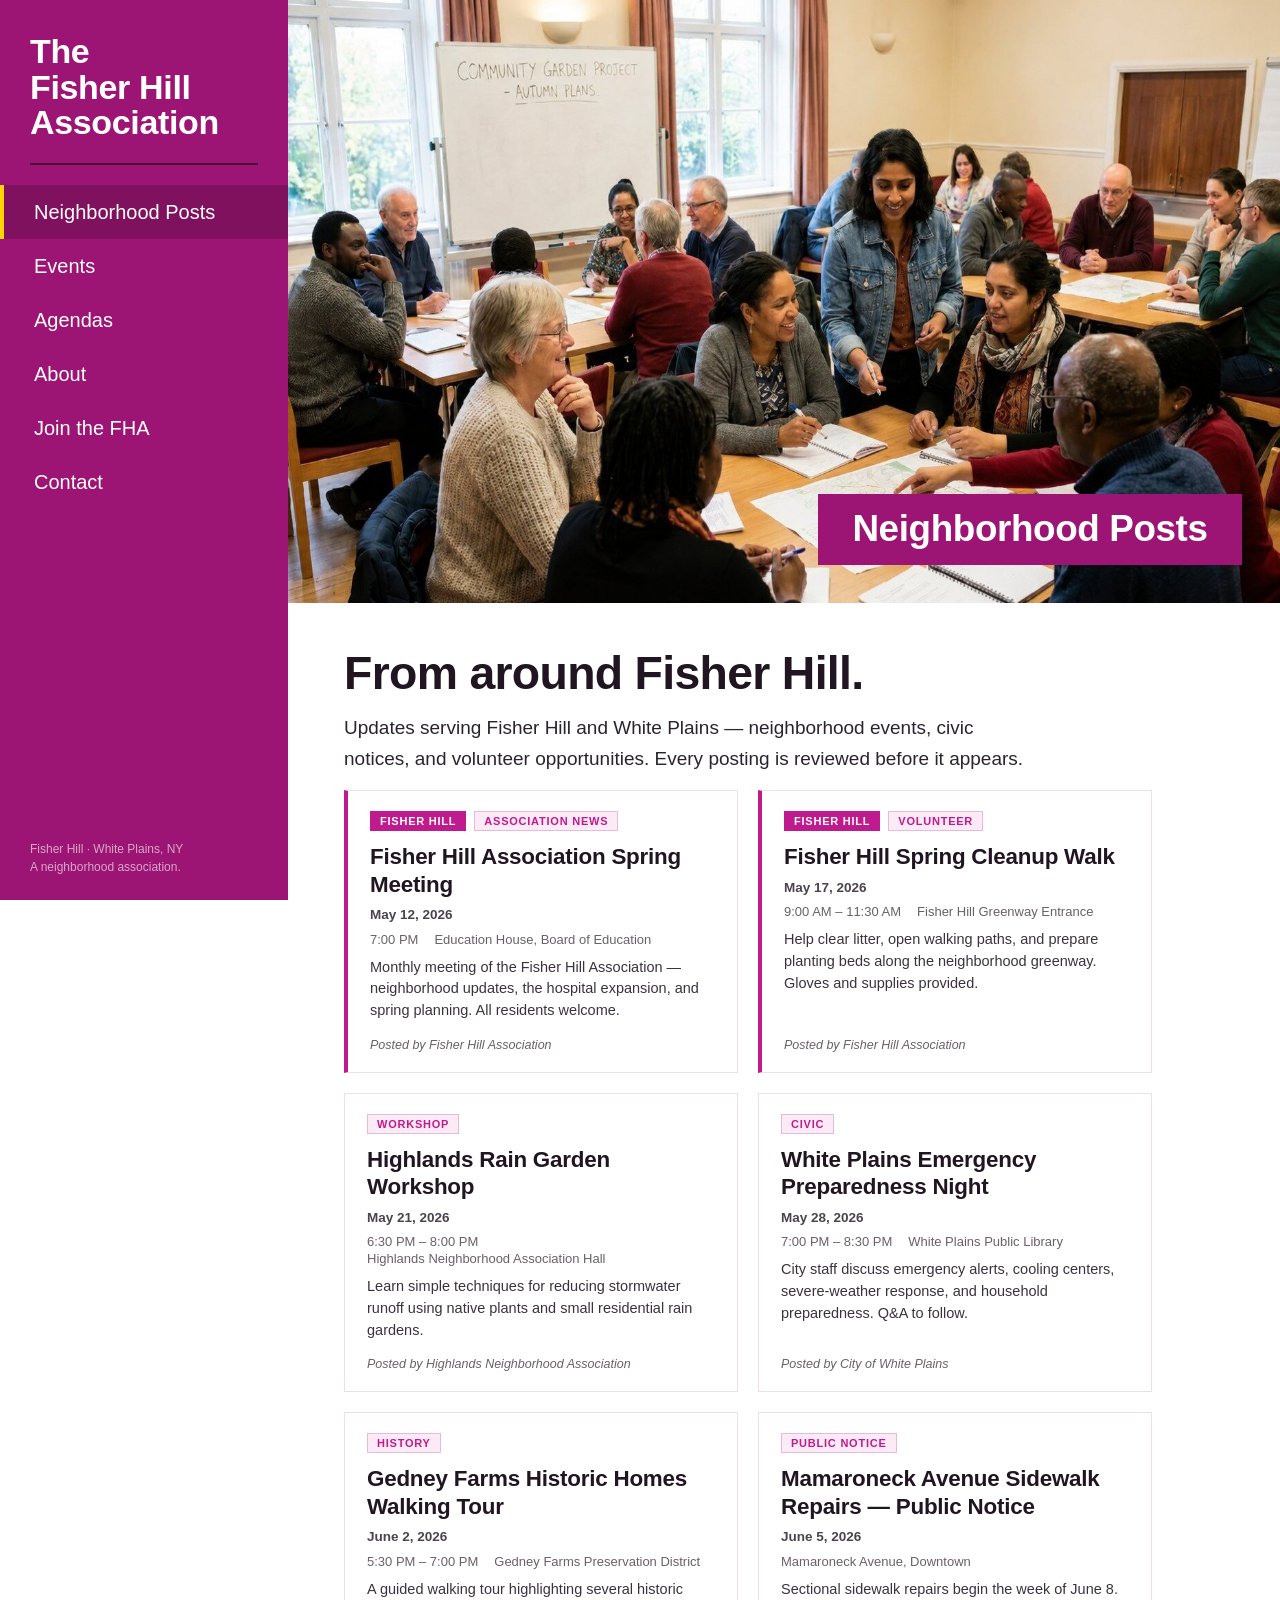
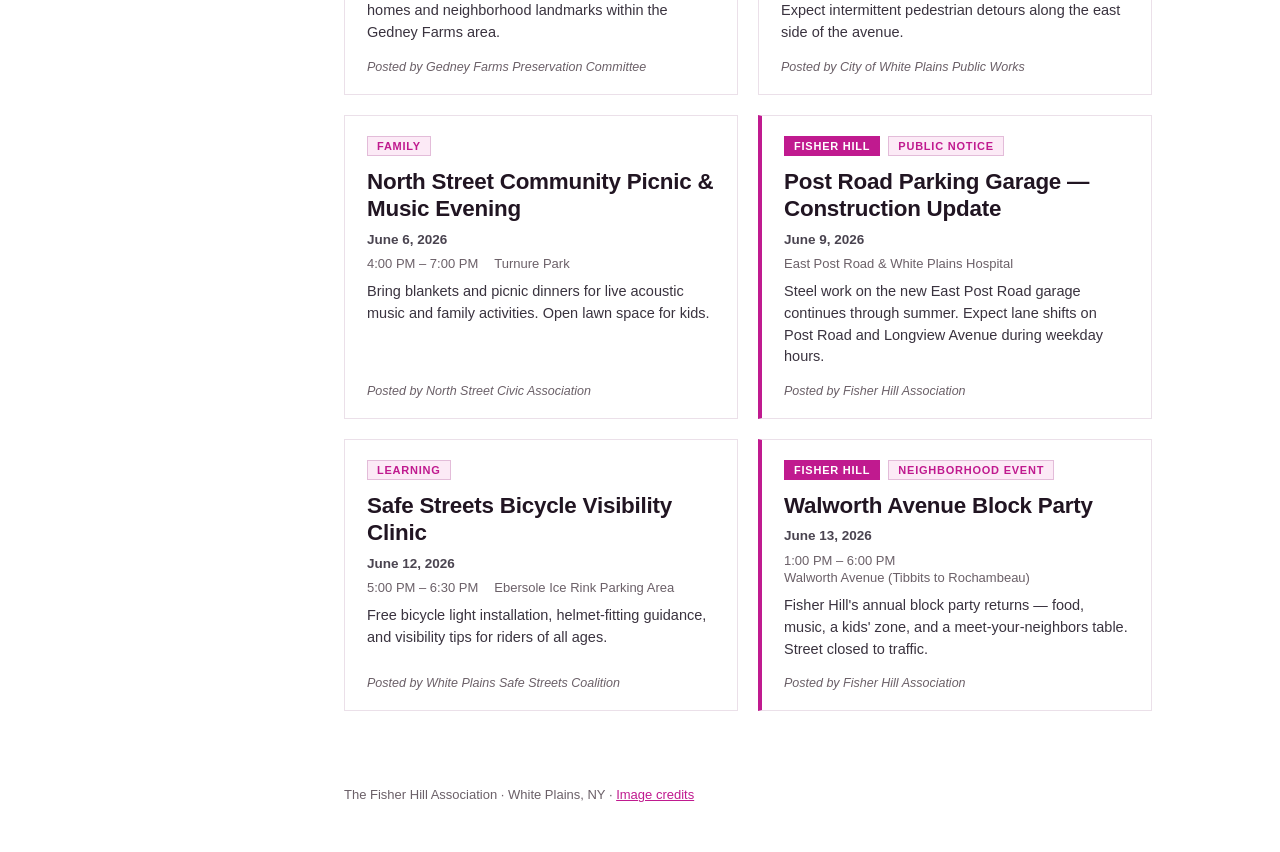
<file: posts.html>
<!DOCTYPE html>
<html lang="en">
<head>
<meta charset="utf-8">
<meta name="viewport" content="width=device-width, initial-scale=1">
<title>Neighborhood Posts — The Fisher Hill Association</title>
<link rel="preconnect" href="https://fonts.googleapis.com">
<link rel="preconnect" href="https://fonts.gstatic.com" crossorigin>
<link href="https://fonts.googleapis.com/css2?family=Inter:wght@400;500;600;700&family=Inter+Tight:wght@600;700;800&display=swap" rel="stylesheet">
<link rel="stylesheet" href="styles.css">
</head>
<body>

<aside class="side">
  <a class="side-brand" href="index.html">The<br>Fisher&nbsp;Hill<br>Association</a>
  <div class="side-rule"></div>
  <nav class="side-nav" aria-label="Main">
    <a href="posts.html" class="active" aria-current="page">Neighborhood Posts</a>
    <a href="events.html">Events</a>
    <a href="agendas.html">Agendas</a>
    <a href="about.html">About</a>
    <a href="join.html">Join the FHA</a>
    <a href="contact.html">Contact</a>
  </nav>
  <div class="side-foot">Fisher Hill · White Plains, NY<br>A neighborhood association.</div>
</aside>

<main class="main">
  <div class="page-hero" style="background-image:url('assets/heroes/posts.jpg?v=2')">
    <div class="page-hero-label">Neighborhood Posts</div>
  </div>
  <div class="wrap">
    <section>
      <h1 class="title">From around Fisher Hill.</h1>
      <p class="lede">Updates serving Fisher Hill and White Plains — neighborhood events, civic notices, and volunteer opportunities. Every posting is reviewed before it appears.</p>
      <div id="posts-feed"></div>
    </section>
    <div class="foot">The Fisher Hill Association · White Plains, NY · <a href="credits.html">Image credits</a></div>
  </div>
</main>

<script src="feeds.js"></script>
</body>
</html>
</file>
<file: styles.css>
/* The Fisher Hill Association — shared styles for all pages. */
:root{
  --brand:#c01a8f;        /* vivid magenta accent — links, buttons */
  --brand-deep:#9c1574;   /* deep magenta — sidebar, title blocks */
  --brand-press:#7a1059;
  --ink:#211522;
  --muted:#6b6068;
  --line:#ebe0e9;
  --soft:#fceaf6;
  --gold:#ffd400;          /* matches the map boundary */
}
*{ box-sizing:border-box; }
html,body{ margin:0; }
body{
  font-family:"Helvetica Neue",Helvetica,Arial,sans-serif; color:var(--ink); background:#fff;
  display:flex; min-height:100vh; -webkit-font-smoothing:antialiased;
}
a{ color:var(--brand); }

/* ── Sidebar ─────────────────────────────────────────────── */
.side{
  flex:0 0 288px; width:288px; background:var(--brand-deep); color:#fff;
  position:sticky; top:0; align-self:flex-start; height:100vh;
  display:flex; flex-direction:column; padding:34px 0 24px;
}
.side-brand{
  font-family:"Helvetica Neue",Helvetica,Arial,sans-serif; font-weight:800; font-size:34px; line-height:1.05;
  letter-spacing:-.01em; padding:0 30px 22px; margin:0; color:#fff; text-decoration:none;
}
.side-brand:hover{ opacity:.92; }
.side-rule{ height:2px; background:rgba(0,0,0,.55); margin:0 30px 10px; }
.side-nav{ display:flex; flex-direction:column; padding:10px 0; }
.side-nav a{
  color:#fff; text-decoration:none; font-size:20px; font-weight:500;
  padding:15px 30px; line-height:1.2; transition:background .12s;
  border-left:4px solid transparent;
}
.side-nav a:hover, .side-nav a:focus{ background:rgba(255,255,255,.10); }
.side-nav a.active{ background:rgba(0,0,0,.18); border-left-color:var(--gold); }
.side-foot{ margin-top:auto; padding:18px 30px 0; font-size:12px; color:rgba(255,255,255,.62); line-height:1.5; }

/* ── Content ─────────────────────────────────────────────── */
.main{ flex:1; min-width:0; }
.hero{ position:relative; height:67vh; min-height:340px; background:#0b0d10; }
.hero iframe{ width:100%; height:100%; border:0; display:block; }
.hero-chip{
  position:absolute; left:22px; bottom:18px; z-index:2; pointer-events:none;
  background:rgba(40,10,32,.72); color:#fff; backdrop-filter:blur(4px);
  font-size:13px; font-weight:600; padding:7px 13px; border-radius:999px;
}
.hero-chip b{ color:var(--gold); font-weight:700; }

/* Per-page hero image band — clean, full-bleed image (no overlay, no text) */
.page-hero{ position:relative; height:67vh; min-height:340px; background:#9c1574 50%/cover no-repeat; }
.page-hero-label{ position:absolute; right:clamp(18px,3vw,40px); bottom:clamp(18px,3vw,40px); z-index:2; background:var(--brand-deep); color:#fff;
  font-family:"Helvetica Neue",Helvetica,Arial,sans-serif; font-weight:800; letter-spacing:-.01em; line-height:1.05;
  font-size:clamp(1.4rem,3vw,2.3rem); padding:16px clamp(20px,3vw,34px); max-width:85%; }

.wrap{ max-width:920px; padding:0 clamp(22px,5vw,56px); }
section{ padding:46px 0; border-bottom:1px solid var(--line); }
section:last-of-type{ border-bottom:0; }
.kicker{ color:var(--brand); font-weight:700; letter-spacing:.12em; text-transform:uppercase; font-size:12px; margin:0 0 10px; }
h1.title{ font-family:"Helvetica Neue",Helvetica,Arial,sans-serif; font-weight:800; font-size:clamp(2rem,4vw,2.9rem); line-height:1.05; letter-spacing:-.015em; margin:0 0 14px; }
h2{ font-family:"Helvetica Neue",Helvetica,Arial,sans-serif; font-weight:700; font-size:clamp(1.5rem,3vw,2rem); line-height:1.12; margin:0 0 14px; letter-spacing:-.01em; }
h3{ font-family:"Helvetica Neue",Helvetica,Arial,sans-serif; }
p.lede{ font-size:clamp(16px,1.8vw,19px); line-height:1.65; color:#2b2330; margin:0 0 16px; max-width:65ch; }
p{ line-height:1.6; color:#352c41; max-width:65ch; }

.btn{
  display:inline-block; background:var(--brand); color:#fff; text-decoration:none;
  font-weight:600; font-size:15px; padding:12px 22px; border-radius:10px; transition:background .12s;
}
.btn:hover{ background:var(--brand-press); }
.btn.ghost{ background:transparent; color:var(--brand); border:1.5px solid var(--brand); }
.btn.ghost:hover{ background:var(--soft); }

.cards{ display:grid; grid-template-columns:repeat(auto-fit,minmax(200px,1fr)); gap:14px; margin-top:6px; }
.card{ border:1px solid var(--line); border-left:4px solid var(--brand); border-radius:10px; padding:18px 20px; background:#fff; text-decoration:none; color:inherit; display:block; transition:box-shadow .12s, transform .12s; }
.card:hover{ box-shadow:0 8px 24px rgba(156,21,116,.18); transform:translateY(-1px); }
.card h3{ margin:0 0 5px; font-size:17px; }
.card p{ margin:0; font-size:14px; color:var(--muted); }

.placeholder{ border:1px dashed var(--line); border-radius:10px; padding:22px 24px; background:var(--soft); color:var(--muted); font-size:15px; }

.officers{ list-style:none; margin:14px 0 0; padding:0; display:grid; gap:8px; }
.officers li{ font-size:16px; }
.officers strong{ font-weight:600; }

/* Agenda mentions feed (live from fisher-hill-mentions.json) */
.mins{ list-style:none; margin:14px 0 0; padding:0; display:grid; gap:14px; }
.mins li{ border:1px solid var(--line); border-left:4px solid var(--brand); border-radius:10px; background:#fff; padding:16px 20px; }
.min-date{ display:block; font-size:12px; font-weight:700; letter-spacing:.08em; text-transform:uppercase; color:var(--brand); }
.mins p{ margin:6px 0 8px; font-size:15px; }
.mins a{ font-weight:600; font-size:13.5px; text-decoration:none; }
.mins a:hover{ text-decoration:underline; }

.foot{ padding:30px 0 50px; color:var(--muted); font-size:13px; }

/* ── Events / Posts feed (CNA-style cards) ───────────────── */
.feed-head{ display:flex; align-items:baseline; justify-content:space-between; gap:16px; flex-wrap:wrap; margin:0 0 18px; }
.feed-head h2{ margin:0; }
.feed-seeall{ font-weight:700; font-size:14px; color:var(--brand); text-decoration:none; white-space:nowrap; }
.feed-seeall:hover{ text-decoration:underline; }
.feed-note{ font-size:13.5px; color:var(--muted); margin:0 0 18px; }
.feed-grid{ display:grid; grid-template-columns:repeat(auto-fill,minmax(300px,1fr)); gap:20px; }
.feed-card{ display:flex; flex-direction:column; background:#fff; border:1px solid var(--line); transition:border-color .15s, transform .15s; }
.feed-card:hover{ border-color:var(--brand); transform:translateY(-2px); }
.feed-card-fh{ border-left:4px solid var(--brand); }
.feed-body{ display:flex; flex-direction:column; flex:1; padding:20px 22px; }
.feed-top{ display:flex; align-items:center; flex-wrap:wrap; gap:8px; margin-bottom:12px; }
.feed-tag{ display:inline-block; padding:3px 9px; border:1px solid color-mix(in srgb, var(--brand) 18%, var(--line)); background:var(--soft); color:var(--brand); font-size:11px; font-weight:800; letter-spacing:.07em; text-transform:uppercase; }
.feed-tag-fh{ background:var(--brand); color:#fff; border-color:var(--brand); }
.feed-title{ margin:0 0 6px; font-family:"Helvetica Neue",Helvetica,Arial,sans-serif; font-weight:800; line-height:1.22; font-size:clamp(1.15rem,1.8vw,1.4rem); letter-spacing:-.01em; }
.feed-date{ margin:0 0 6px; font-size:13.5px; font-weight:600; color:#4a4450; }
.feed-meta{ display:flex; flex-wrap:wrap; gap:2px 16px; font-size:13px; color:var(--muted); margin-bottom:10px; }
.feed-summary{ margin:0 0 16px; color:#3a333f; font-size:14.5px; line-height:1.5; flex:1; }
.feed-actions{ display:flex; align-items:center; gap:12px; margin-top:auto; }
.feed-btn{ display:inline-block; background:var(--brand); color:#fff; text-decoration:none; font-weight:800; font-size:12px; letter-spacing:.07em; text-transform:uppercase; padding:9px 15px; }
.feed-btn:hover{ background:var(--brand-press); }
.feed-source{ font-size:12.5px; color:var(--muted); font-style:italic; }
.feed-empty{ color:var(--muted); }
.home-feed{ background:var(--soft); border-top:1px solid var(--line); border-bottom:1px solid var(--line); }
.home-feed .wrap{ padding-top:46px; padding-bottom:46px; }

/* ── Responsive: sidebar collapses to a top bar ──────────── */
@media (max-width:820px){
  body{ flex-direction:column; }
  .side{ flex-basis:auto; width:100%; height:auto; position:static; padding:22px 0 10px; }
  .side-brand{ font-size:27px; padding:0 22px 14px; }
  .side-rule{ margin:0 22px 6px; }
  .side-nav{ flex-direction:row; flex-wrap:wrap; padding:6px 12px; gap:2px; }
  .side-nav a{ font-size:16px; padding:9px 14px; border-left:0; border-radius:8px; }
  .side-nav a.active{ border-left:0; background:rgba(0,0,0,.22); }
  .side-foot{ display:none; }
  .hero{ height:58vh; min-height:260px; }
  .page-hero{ height:58vh; min-height:260px; }
}
</file>
